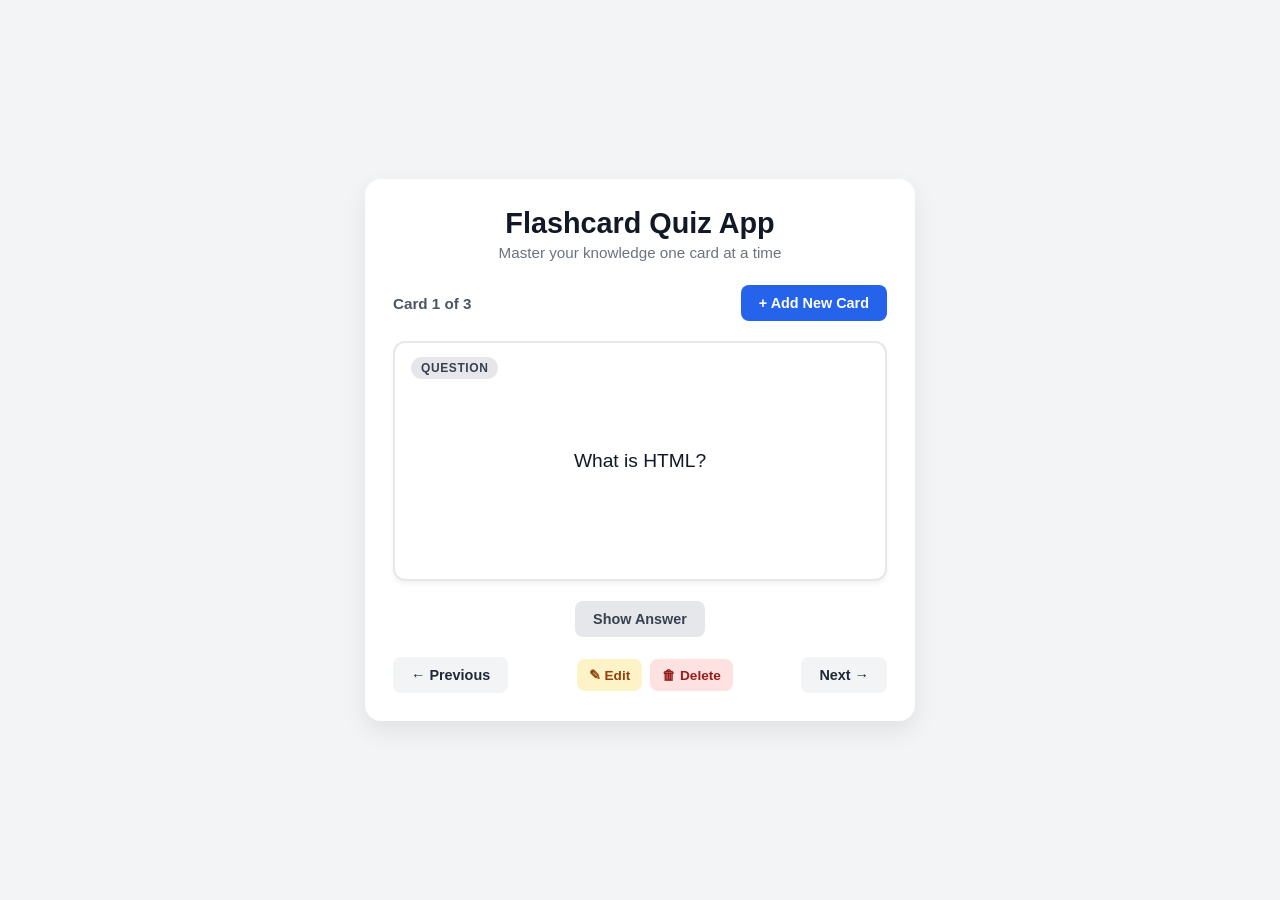
<file: App Development Tasks/Flashcard Quiz App-Task 1/index.html>
<!DOCTYPE html>
<html lang="en">
<head>
    <meta charset="UTF-8">
    <meta name="viewport" content="width=device-width, initial-scale=1.0">
    <title>Flashcard Quiz App</title>
    <link rel="stylesheet" href="styles.css">
</head>
<body>

    <div class="app-container">
        <header>
            <h1>Flashcard Quiz App</h1>
            <p>Master your knowledge one card at a time</p>
        </header>

        <!-- Progress and Controls Bar -->
        <div class="top-bar">
            <span id="card-counter">Card 1 of 0</span>
            <button id="add-card-btn" class="btn primary-btn">+ Add New Card</button>
        </div>

        <!-- Flashcard Container -->
        <div class="flashcard-wrapper">
            <div class="flashcard" id="flashcard">
                <div class="card-face card-front">
                    <span class="badge">Question</span>
                    <p id="card-question">No flashcards available. Click "+ Add New Card" to begin!</p>
                </div>
                <div class="card-face card-back">
                    <span class="badge answer-badge">Answer</span>
                    <p id="card-answer">Answer will appear here.</p>
                </div>
            </div>
        </div>

        <!-- Action Controls -->
        <div class="card-actions">
            <button id="flip-btn" class="btn secondary-btn">Show Answer</button>
        </div>

        <div class="navigation-controls">
            <button id="prev-btn" class="btn nav-btn">← Previous</button>
            <div class="card-management">
                <button id="edit-btn" class="btn icon-btn edit-btn" title="Edit Card">✎ Edit</button>
                <button id="delete-btn" class="btn icon-btn delete-btn" title="Delete Card">🗑 Delete</button>
            </div>
            <button id="next-btn" class="btn nav-btn">Next →</button>
        </div>
    </div>

    <!-- Modal for Adding/Editing Flashcard -->
    <div class="modal-overlay" id="modal-overlay">
        <div class="modal">
            <h2 id="modal-title">Add New Flashcard</h2>
            <form id="card-form">
                <div class="form-group">
                    <label for="question-input">Question / Front Text</label>
                    <textarea id="question-input" rows="3" placeholder="Enter the question..." required></textarea>
                </div>
                <div class="form-group">
                    <label for="answer-input">Answer / Back Text</label>
                    <textarea id="answer-input" rows="3" placeholder="Enter the answer..." required></textarea>
                </div>
                <div class="modal-actions">
                    <button type="button" id="cancel-btn" class="btn secondary-btn">Cancel</button>
                    <button type="submit" class="btn primary-btn">Save Card</button>
                </div>
            </form>
        </div>
    </div>
    
    <!-- JavaScript Script -->
    <script>
        // Default Cards Data
        let flashcards = [
            { id: 1, question: "What is HTML?", answer: "HTML stands for HyperText Markup Language. It structures web content." },
            { id: 2, question: "What is CSS?", answer: "CSS stands for Cascading Style Sheets. It controls presentation and layout." },
            { id: 3, question: "What does JS stand for?", answer: "JS stands for JavaScript, a dynamic language for web interactive logic." }
        ];

        let currentIndex = 0;
        let isFlipped = false;
        let editCardId = null;

        // DOM Elements
        const flashcard = document.getElementById("flashcard");
        const cardQuestion = document.getElementById("card-question");
        const cardAnswer = document.getElementById("card-answer");
        const cardCounter = document.getElementById("card-counter");
        const flipBtn = document.getElementById("flip-btn");
        const prevBtn = document.getElementById("prev-btn");
        const nextBtn = document.getElementById("next-btn");
        const addCardBtn = document.getElementById("add-card-btn");
        const editBtn = document.getElementById("edit-btn");
        const deleteBtn = document.getElementById("delete-btn");

        const modalOverlay = document.getElementById("modal-overlay");
        const cardForm = document.getElementById("card-form");
        const questionInput = document.getElementById("question-input");
        const answerInput = document.getElementById("answer-input");
        const modalTitle = document.getElementById("modal-title");
        const cancelBtn = document.getElementById("cancel-btn");

        // Render Current Card
        function renderCard() {
            isFlipped = false;
            flashcard.classList.remove("flipped");
            flipBtn.textContent = "Show Answer";

            if (flashcards.length === 0) {
                cardQuestion.textContent = "No flashcards left. Click '+ Add New Card' to create one!";
                cardAnswer.textContent = "";
                cardCounter.textContent = "0 of 0";
                editBtn.disabled = true;
                deleteBtn.disabled = true;
                prevBtn.disabled = true;
                nextBtn.disabled = true;
                flipBtn.disabled = true;
                return;
            }

            editBtn.disabled = false;
            deleteBtn.disabled = false;
            prevBtn.disabled = flashcards.length <= 1;
            nextBtn.disabled = flashcards.length <= 1;
            flipBtn.disabled = false;

            const card = flashcards[currentIndex];
            cardQuestion.textContent = card.question;
            cardAnswer.textContent = card.answer;
            cardCounter.textContent = `Card ${currentIndex + 1} of ${flashcards.length}`;
        }

        // Toggle Flip
        function toggleFlip() {
            if (flashcards.length === 0) return;
            isFlipped = !isFlipped;
            flashcard.classList.toggle("flipped", isFlipped);
            flipBtn.textContent = isFlipped ? "Hide Answer" : "Show Answer";
        }

        // Navigation
        prevBtn.addEventListener("click", () => {
            if (flashcards.length === 0) return;
            currentIndex = (currentIndex - 1 + flashcards.length) % flashcards.length;
            renderCard();
        });

        nextBtn.addEventListener("click", () => {
            if (flashcards.length === 0) return;
            currentIndex = (currentIndex + 1) % flashcards.length;
            renderCard();
        });

        flipBtn.addEventListener("click", toggleFlip);
        flashcard.addEventListener("click", toggleFlip);

        // Open Modal (Add Mode)
        addCardBtn.addEventListener("click", () => {
            editCardId = null;
            modalTitle.textContent = "Add New Flashcard";
            questionInput.value = "";
            answerInput.value = "";
            modalOverlay.classList.add("active");
        });

        // Open Modal (Edit Mode)
        editBtn.addEventListener("click", () => {
            if (flashcards.length === 0) return;
            editCardId = flashcards[currentIndex].id;
            modalTitle.textContent = "Edit Flashcard";
            questionInput.value = flashcards[currentIndex].question;
            answerInput.value = flashcards[currentIndex].answer;
            modalOverlay.classList.add("active");
        });

        // Close Modal
        cancelBtn.addEventListener("click", () => {
            modalOverlay.classList.remove("active");
        });

        // Handle Save
        cardForm.addEventListener("submit", (e) => {
            e.preventDefault();
            const qVal = questionInput.value.trim();
            const aVal = answerInput.value.trim();

            if (!qVal || !aVal) return;

            if (editCardId !== null) {
                // Edit mode
                const card = flashcards.find(c => c.id === editCardId);
                if (card) {
                    card.question = qVal;
                    card.answer = aVal;
                }
            } else {
                // Add mode
                const newCard = {
                    id: Date.now(),
                    question: qVal,
                    answer: aVal
                };
                flashcards.push(newCard);
                currentIndex = flashcards.length - 1;
            }

            modalOverlay.classList.remove("active");
            renderCard();
        });

        // Delete Card
        deleteBtn.addEventListener("click", () => {
            if (flashcards.length === 0) return;
            if (confirm("Are you sure you want to delete this flashcard?")) {
                flashcards.splice(currentIndex, 1);
                if (currentIndex >= flashcards.length && flashcards.length > 0) {
                    currentIndex = flashcards.length - 1;
                }
                renderCard();
            }
        });

        // Initial Initialization
        renderCard();
    </script>
</body>
</html>
</file>
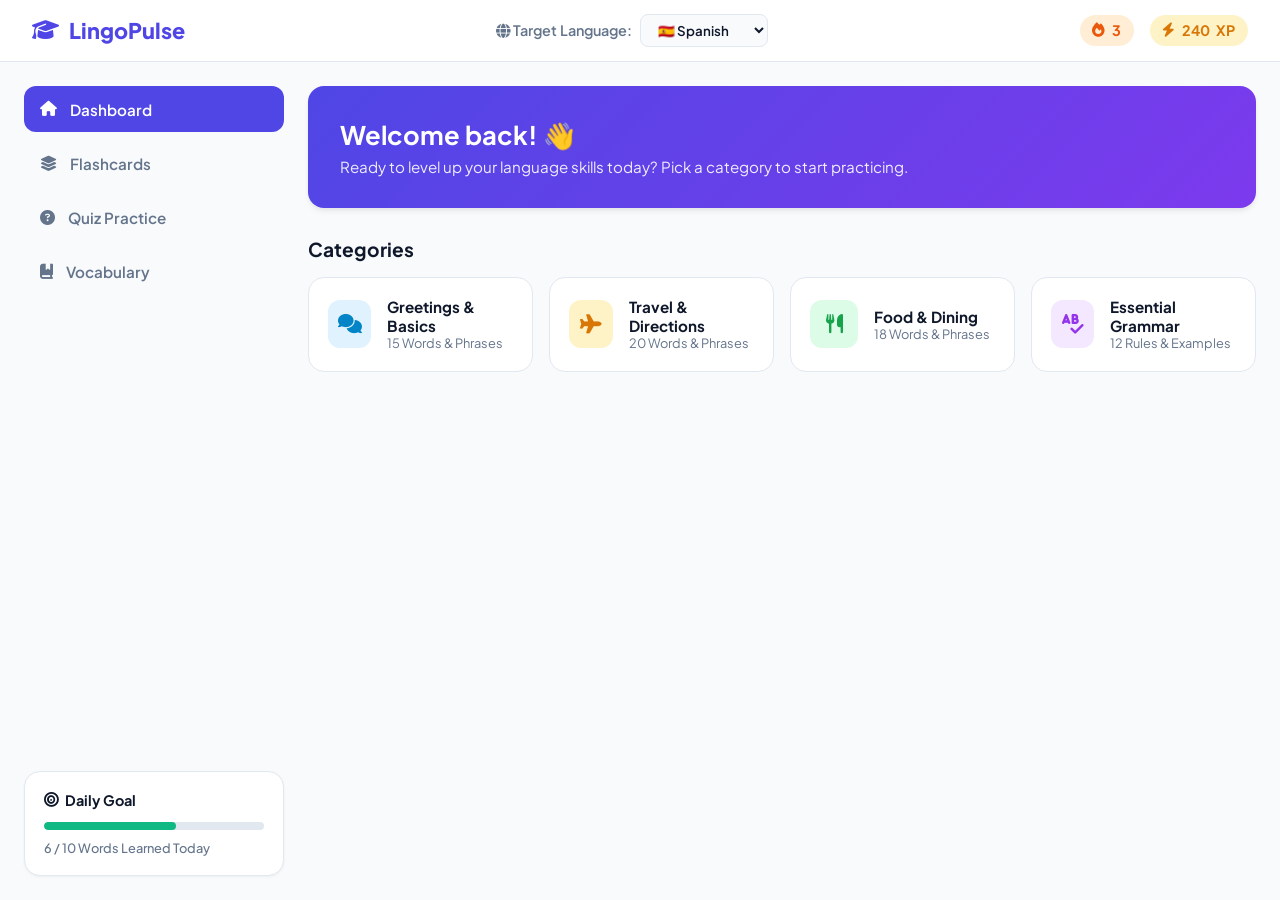
<file: App Development Tasks/Language Learning App-Task 4/index.html>
<!DOCTYPE html>
<html lang="en">
<head>
  <meta charset="UTF-8" />
  <meta name="viewport" content="width=device-width, initial-scale=1.0" />
  <title>LingoPulse - Language Learning App</title>
  <link rel="stylesheet" href="styles.css" />
  <!-- Font Awesome Icons -->
  <link rel="stylesheet" href="https://cdnjs.cloudflare.com/ajax/libs/font-awesome/6.4.0/css/all.min.css" />
  <!-- Google Fonts -->
  <link href="https://fonts.googleapis.com/css2?family=Plus+Jakarta+Sans:wght@400;500;600;700;800&display=swap" rel="stylesheet" />
</head>
<body>

  <!-- Top Navigation Bar -->
  <header class="navbar">
    <div class="logo">
      <i class="fa-solid fa-graduation-cap"></i>
      <span>LingoPulse</span>
    </div>

    <div class="lang-selector-wrapper">
      <label for="langSelect"><i class="fa-solid fa-globe"></i> Target Language:</label>
      <select id="langSelect" onchange="changeLanguage()">
        <option value="es">🇪🇸 Spanish</option>
        <option value="fr">🇫🇷 French</option>
        <option value="de">🇩🇪 German</option>
        <option value="ja">🇯🇵 Japanese</option>
        <option value="hi">🇮🇳 Hindi</option>
      </select>
    </div>

    <div class="stats-bar">
      <div class="stat-badge streak-badge" title="Daily Streak">
        <i class="fa-solid fa-fire"></i>
        <span id="streakCount">3</span>
      </div>
      <div class="stat-badge xp-badge" title="Total XP">
        <i class="fa-solid fa-bolt"></i>
        <span id="xpCount">240</span> XP
      </div>
    </div>
  </header>

  <!-- Main App Layout -->
  <div class="app-container">

    <!-- Sidebar Navigation -->
    <aside class="sidebar">
      <nav class="nav-menu">
        <button class="nav-btn active" onclick="switchTab('dashboard')">
          <i class="fa-solid fa-house"></i>
          <span>Dashboard</span>
        </button>
        <button class="nav-btn" onclick="switchTab('flashcards')">
          <i class="fa-solid fa-layer-group"></i>
          <span>Flashcards</span>
        </button>
        <button class="nav-btn" onclick="switchTab('quiz')">
          <i class="fa-solid fa-circle-question"></i>
          <span>Quiz Practice</span>
        </button>
        <button class="nav-btn" onclick="switchTab('dictionary')">
          <i class="fa-solid fa-book-bookmark"></i>
          <span>Vocabulary</span>
        </button>
      </nav>
      
      <div class="daily-goal-card">
        <h4><i class="fa-solid fa-bullseye"></i> Daily Goal</h4>
        <div class="progress-bar">
          <div class="progress-fill" id="dailyProgress" style="width: 60%;"></div>
        </div>
        <p><span id="wordsLearned">6</span> / 10 Words Learned Today</p>
      </div>
    </aside>

    <!-- Main Content Panels -->
    <main class="main-content">

      <!-- 1. DASHBOARD TAB -->
      <section id="dashboard" class="tab-panel active">
        <div class="welcome-card">
          <h2>Welcome back! 👋</h2>
          <p>Ready to level up your language skills today? Pick a category to start practicing.</p>
        </div>

        <h3 class="section-title">Categories</h3>
        <div class="category-grid">
          <div class="category-card" onclick="startCategory('greetings')">
            <div class="cat-icon" style="background-color: #E0F2FE; color: #0284C7;">
              <i class="fa-solid fa-comments"></i>
            </div>
            <div class="cat-info">
              <h4>Greetings & Basics</h4>
              <p>15 Words & Phrases</p>
            </div>
          </div>

          <div class="category-card" onclick="startCategory('travel')">
            <div class="cat-icon" style="background-color: #FEF3C7; color: #D97706;">
              <i class="fa-solid fa-plane"></i>
            </div>
            <div class="cat-info">
              <h4>Travel & Directions</h4>
              <p>20 Words & Phrases</p>
            </div>
          </div>

          <div class="category-card" onclick="startCategory('food')">
            <div class="cat-icon" style="background-color: #DCFCE7; color: #16A34A;">
              <i class="fa-solid fa-utensils"></i>
            </div>
            <div class="cat-info">
              <h4>Food & Dining</h4>
              <p>18 Words & Phrases</p>
            </div>
          </div>

          <div class="category-card" onclick="startCategory('grammar')">
            <div class="cat-icon" style="background-color: #F3E8FF; color: #9333EA;">
              <i class="fa-solid fa-spell-check"></i>
            </div>
            <div class="cat-info">
              <h4>Essential Grammar</h4>
              <p>12 Rules & Examples</p>
            </div>
          </div>
        </div>
      </section>

      <!-- 2. FLASHCARDS TAB -->
      <section id="flashcards" class="tab-panel">
        <div class="panel-header">
          <h3>Interactive Flashcards</h3>
          <p>Click on the card to flip and hear pronunciation.</p>
        </div>

        <div class="flashcard-container">
          <div class="flashcard" id="flashcard" onclick="flipCard()">
            <div class="card-inner">
              <div class="card-front">
                <span class="card-category">Greetings</span>
                <h2 id="cardWord">Hola</h2>
                <button class="audio-btn" onclick="speakCurrentWord(event)">
                  <i class="fa-solid fa-volume-high"></i>
                </button>
                <p class="hint">Click to reveal translation</p>
              </div>
              <div class="card-back">
                <span class="card-category">Translation</span>
                <h2 id="cardTranslation">Hello</h2>
                <p id="cardExample">"¡Hola! ¿Cómo estás?"</p>
              </div>
            </div>
          </div>
        </div>

        <div class="flashcard-controls">
          <button class="control-btn" onclick="prevCard()"><i class="fa-solid fa-arrow-left"></i> Previous</button>
          <span id="cardCounter">1 / 5</span>
          <button class="control-btn primary" onclick="nextCard()">Next <i class="fa-solid fa-arrow-right"></i></button>
        </div>
      </section>

      <!-- 3. QUIZ PRACTICE TAB -->
      <section id="quiz" class="tab-panel">
        <div class="quiz-card">
          <div class="quiz-header">
            <span class="quiz-badge">Multiple Choice</span>
            <span class="quiz-score">Score: <strong id="scoreVal">0</strong></span>
          </div>

          <h3 id="quizQuestion">What is the translation for "Hola"?</h3>

          <div class="quiz-options" id="quizOptions">
            <button class="option-btn" onclick="checkAnswer(this, false)">Goodbye</button>
            <button class="option-btn" onclick="checkAnswer(this, true)">Hello</button>
            <button class="option-btn" onclick="checkAnswer(this, false)">Thank you</button>
            <button class="option-btn" onclick="checkAnswer(this, false)">Please</button>
          </div>

          <div class="quiz-footer">
            <button class="control-btn primary" id="nextQuizBtn" onclick="nextQuizQuestion()" style="display:none;">Next Question <i class="fa-solid fa-arrow-right"></i></button>
          </div>
        </div>
      </section>

      <!-- 4. VOCABULARY TAB -->
      <section id="dictionary" class="tab-panel">
        <div class="panel-header">
          <h3>Saved Vocabulary</h3>
          <p>Review key terms and practice pronunciation anytime.</p>
        </div>

        <div class="vocab-table-wrapper">
          <table class="vocab-table">
            <thead>
              <tr>
                <th>Word / Phrase</th>
                <th>Translation</th>
                <th>Category</th>
                <th>Listen</th>
              </tr>
            </thead>
            <tbody id="vocabList">
              <tr>
                <td><strong>Hola</strong></td>
                <td>Hello</td>
                <td><span class="tag">Greetings</span></td>
                <td><button class="icon-btn" onclick="speakText('Hola', 'es')"><i class="fa-solid fa-volume-high"></i></button></td>
              </tr>
              <tr>
                <td><strong>Gracias</strong></td>
                <td>Thank you</td>
                <td><span class="tag">Greetings</span></td>
                <td><button class="icon-btn" onclick="speakText('Gracias', 'es')"><i class="fa-solid fa-volume-high"></i></button></td>
              </tr>
              <tr>
                <td><strong>Por favor</strong></td>
                <td>Please</td>
                <td><span class="tag">Basics</span></td>
                <td><button class="icon-btn" onclick="speakText('Por favor', 'es')"><i class="fa-solid fa-volume-high"></i></button></td>
              </tr>
              <tr>
                <td><strong>¿Dónde está...?</strong></td>
                <td>Where is...?</td>
                <td><span class="tag">Travel</span></td>
                <td><button class="icon-btn" onclick="speakText('Dónde está', 'es')"><i class="fa-solid fa-volume-high"></i></button></td>
              </tr>
            </tbody>
          </table>
        </div>
      </section>

    </main>
  </div>

  <script src="script.js"></script>
</body>
</html>
</file>
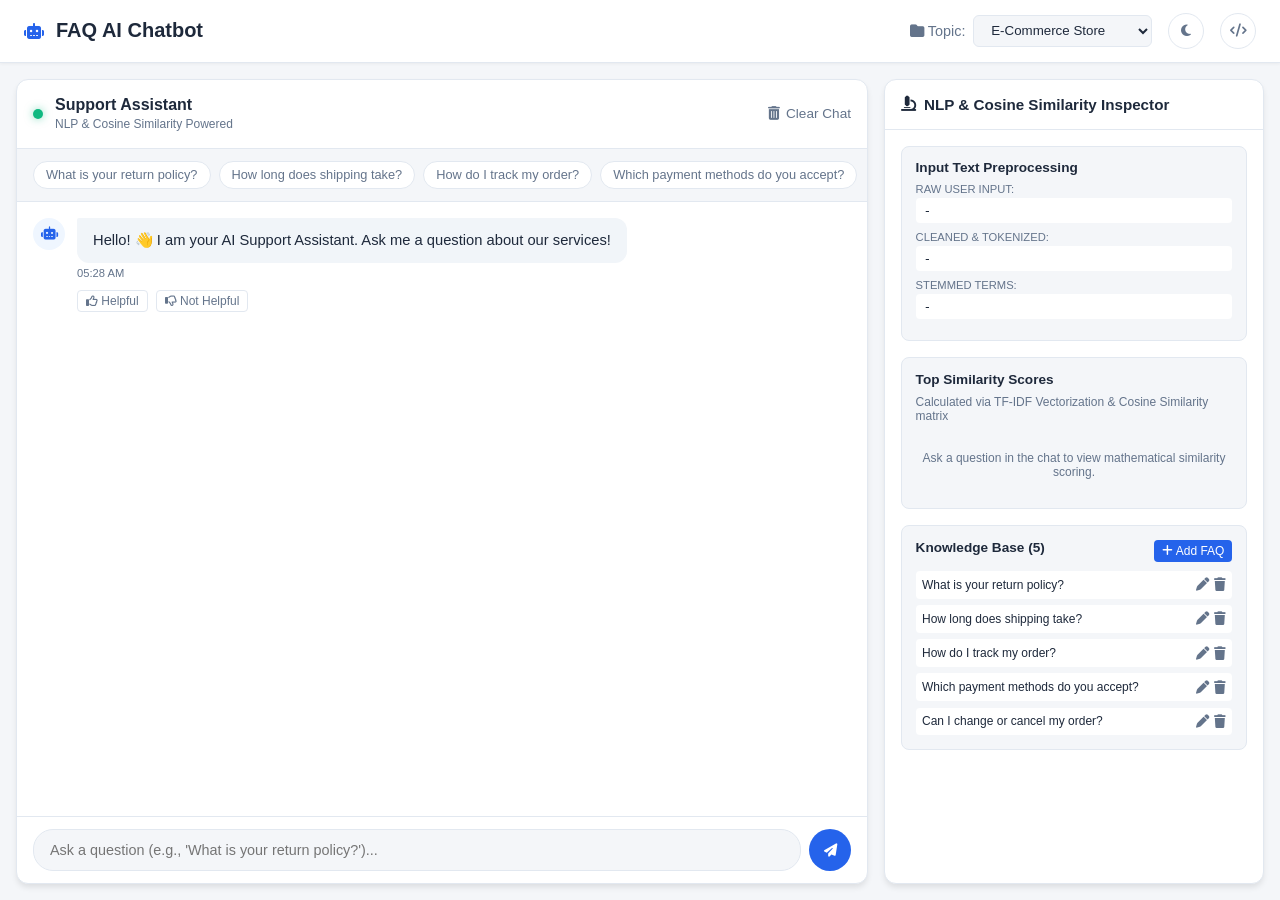
<file: Artificial Intelligence Tasks/Chatbot for FAQs-Task 2/index.html>
<!DOCTYPE html>
<html lang="en">
<head>
  <meta charset="UTF-8">
  <meta name="viewport" content="width=device-width, initial-scale=1.0">
  <title>Smart FAQ Assistant</title>
  
  <!-- Font Awesome Icons -->
  <link rel="stylesheet" href="https://cdnjs.cloudflare.com/ajax/libs/font-awesome/6.4.0/css/all.min.css">
  <!-- Custom Stylesheet -->
  <link rel="stylesheet" href="styles.css">
</head>
<body>

  <!-- Top Navigation Header -->
  <header class="app-header">
    <div class="logo">
      <i class="fa-solid fa-robot"></i>
      <h2>FAQ AI Chatbot</h2>
    </div>

    <div class="header-controls">
      <div class="topic-selector">
        <label for="faqCategory"><i class="fa-solid fa-folder"></i> Topic:</label>
        <select id="faqCategory">
          <option value="ecommerce">E-Commerce Store</option>
          <option value="saas">SaaS Tech Platform</option>
          <option value="university">University Admissions</option>
        </select>
      </div>

      <button id="themeToggleBtn" class="icon-btn" title="Toggle Dark/Light Mode">
        <i class="fa-solid fa-moon"></i>
      </button>

      <button id="toggleDebugBtn" class="icon-btn" title="Toggle Vector & NLP Inspector">
        <i class="fa-solid fa-code"></i>
      </button>
    </div>
  </header>

  <!-- Main Container -->
  <main class="main-container">

    <!-- Left / Top: Chat Interface -->
    <section class="chat-section">
      <div class="chat-header">
        <div class="bot-info">
          <div class="status-indicator online"></div>
          <div>
            <h3>Support Assistant</h3>
            <span class="status-text">NLP & Cosine Similarity Powered</span>
          </div>
        </div>
        <button id="clearChatBtn" class="text-btn">
          <i class="fa-solid fa-trash-can"></i> Clear Chat
        </button>
      </div>

      <!-- Quick Suggestion Chips -->
      <div class="suggestion-chips" id="suggestionChips">
        <!-- Dynamically injected chips -->
      </div>

      <!-- Messages Window -->
      <div class="chat-messages" id="chatMessages">
        <!-- Chat bubbles populated dynamically -->
      </div>

      <!-- Input Bar -->
      <form id="chatForm" class="chat-input-area">
        <input 
          type="text" 
          id="userInput" 
          placeholder="Ask a question (e.g., 'What is your return policy?')..." 
          autocomplete="off"
          required
        />
        <button type="submit" id="sendBtn">
          <i class="fa-solid fa-paper-plane"></i>
        </button>
      </form>
    </section>

    <!-- Right / Bottom: NLP & Similarity Inspector -->
    <aside class="inspector-section" id="inspectorSection">
      <div class="inspector-header">
        <h3><i class="fa-solid fa-microscope"></i> NLP & Cosine Similarity Inspector</h3>
      </div>

      <div class="inspector-content">
        <!-- Tokenization & Cleaning breakdown -->
        <div class="inspect-card">
          <h4>Input Text Preprocessing</h4>
          <div class="inspect-item">
            <span class="label">Raw User Input:</span>
            <span class="value highlight" id="inspectRawText">-</span>
          </div>
          <div class="inspect-item">
            <span class="label">Cleaned & Tokenized:</span>
            <span class="value" id="inspectTokens">-</span>
          </div>
          <div class="inspect-item">
            <span class="label">Stemmed Terms:</span>
            <span class="value" id="inspectStemmed">-</span>
          </div>
        </div>

        <!-- Similarity Ranking Results -->
        <div class="inspect-card">
          <h4>Top Similarity Scores</h4>
          <p class="inspect-desc">Calculated via TF-IDF Vectorization & Cosine Similarity matrix</p>
          
          <div class="similarity-list" id="similarityList">
            <div class="empty-state">Ask a question in the chat to view mathematical similarity scoring.</div>
          </div>
        </div>

        <!-- Dynamic FAQ Knowledge Base Inspector -->
        <div class="inspect-card">
          <div class="kb-header">
            <h4>Knowledge Base (<span id="faqCount">0</span>)</h4>
            <button id="openFaqModalBtn" class="sm-btn">
              <i class="fa-solid fa-plus"></i> Add FAQ
            </button>
          </div>
          <div class="faq-list-mini" id="faqListMini">
            <!-- FAQ items injected via JS -->
          </div>
        </div>
      </div>
    </aside>

  </main>

  <!-- Modal: Add / Edit FAQ Item -->
  <div class="modal-overlay" id="faqModal">
    <div class="modal-content">
      <div class="modal-header">
        <h3 id="modalTitle">Add New FAQ Item</h3>
        <button id="closeModalBtn" class="close-btn">&times;</button>
      </div>
      <form id="faqForm">
        <div class="form-group">
          <label for="faqQuestion">Question:</label>
          <input type="text" id="faqQuestion" placeholder="e.g., How do I track my order?" required />
        </div>
        <div class="form-group">
          <label for="faqAnswer">Answer:</label>
          <textarea id="faqAnswer" rows="4" placeholder="Provide the detailed answer..." required></textarea>
        </div>
        <div class="modal-footer">
          <button type="button" id="cancelModalBtn" class="btn-secondary">Cancel</button>
          <button type="submit" class="btn-primary">Save FAQ</button>
        </div>
      </form>
    </div>
  </div>

  <!-- JavaScript Code -->
  <script src="script.js"></script>
</body>
</html>
</file>
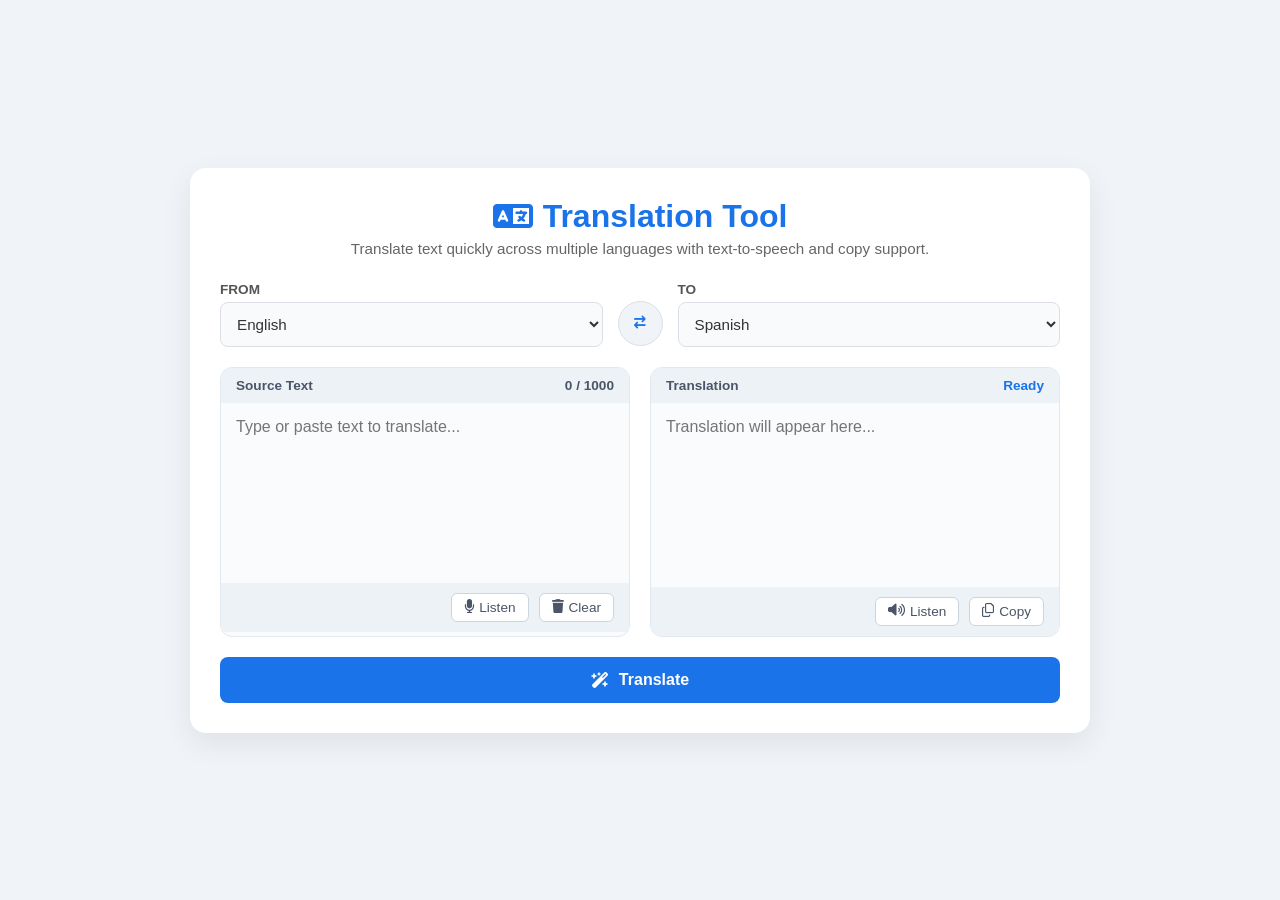
<file: Artificial Intelligence Tasks/Language Transition Tool-Task 1/index.html>
<!DOCTYPE html>
<html lang="en">
<head>
  <meta charset="UTF-8">
  <meta name="viewport" content="width=device-width, initial-scale=1.0">
  <title>Language Translation Tool</title>
  
  <!-- FontAwesome for Icons -->
  <link rel="stylesheet" href="https://cdnjs.cloudflare.com/ajax/libs/font-awesome/6.4.0/css/all.min.css">
  
  <!-- Custom Stylesheet -->
  <link rel="stylesheet" href="style.css">
</head>
<body>

  <div class="container">
    <header class="app-header">
      <h1><i class="fa-solid fa-language"></i> Translation Tool</h1>
      <p>Translate text quickly across multiple languages with text-to-speech and copy support.</p>
    </header>

    <!-- Language Selector Controls -->
    <div class="controls">
      <div class="select-group">
        <label for="source-lang">From</label>
        <select id="source-lang">
          <option value="autodetect">Auto Detect</option>
          <option value="en" selected>English</option>
          <option value="es">Spanish</option>
          <option value="fr">French</option>
          <option value="de">German</option>
          <option value="it">Italian</option>
          <option value="pt">Portuguese</option>
          <option value="hi">Hindi</option>
          <option value="zh">Chinese</option>
          <option value="ja">Japanese</option>
          <option value="ar">Arabic</option>
          <option value="ru">Russian</option>
        </select>
      </div>

      <button id="swap-btn" class="icon-btn" title="Swap Languages">
        <i class="fa-solid fa-arrow-right-arrow-left"></i>
      </button>

      <div class="select-group">
        <label for="target-lang">To</label>
        <select id="target-lang">
          <option value="es" selected>Spanish</option>
          <option value="en">English</option>
          <option value="fr">French</option>
          <option value="de">German</option>
          <option value="it">Italian</option>
          <option value="pt">Portuguese</option>
          <option value="hi">Hindi</option>
          <option value="zh">Chinese</option>
          <option value="ja">Japanese</option>
          <option value="ar">Arabic</option>
          <option value="ru">Russian</option>
        </select>
      </div>
    </div>

    <!-- Translation Panels -->
    <div class="translation-wrapper">
      <!-- Input Panel -->
      <div class="panel">
        <div class="panel-header">
          <span>Source Text</span>
          <span id="char-count">0 / 1000</span>
        </div>
        <textarea id="source-text" maxlength="1000" placeholder="Type or paste text to translate..."></textarea>
        <div class="panel-actions">
          <button id="mic-btn" class="action-btn" title="Speech Input">
            <i class="fa-solid fa-microphone"></i> Listen
          </button>
          <button id="clear-btn" class="action-btn" title="Clear Input">
            <i class="fa-solid fa-trash"></i> Clear
          </button>
        </div>
      </div>

      <!-- Output Panel -->
      <div class="panel">
        <div class="panel-header">
          <span>Translation</span>
          <span id="status-tag" class="status-tag">Ready</span>
        </div>
        <div class="output-container">
          <textarea id="target-text" readonly placeholder="Translation will appear here..."></textarea>
          <div id="loader" class="loader hidden"></div>
        </div>
        <div class="panel-actions">
          <button id="speak-btn" class="action-btn" title="Text to Speech">
            <i class="fa-solid fa-volume-high"></i> Listen
          </button>
          <button id="copy-btn" class="action-btn" title="Copy to Clipboard">
            <i class="fa-regular fa-copy"></i> Copy
          </button>
        </div>
      </div>
    </div>

    <!-- Submit Button -->
    <button id="translate-btn" class="translate-btn">
      <i class="fa-solid fa-wand-magic-sparkles"></i> Translate
    </button>
  </div>

  <!-- Notification Toast -->
  <div id="toast" class="toast hidden">Copied to clipboard!</div>

  <!-- JavaScript -->
  <script src="script.js"></script>
</body>
</html>
</file>
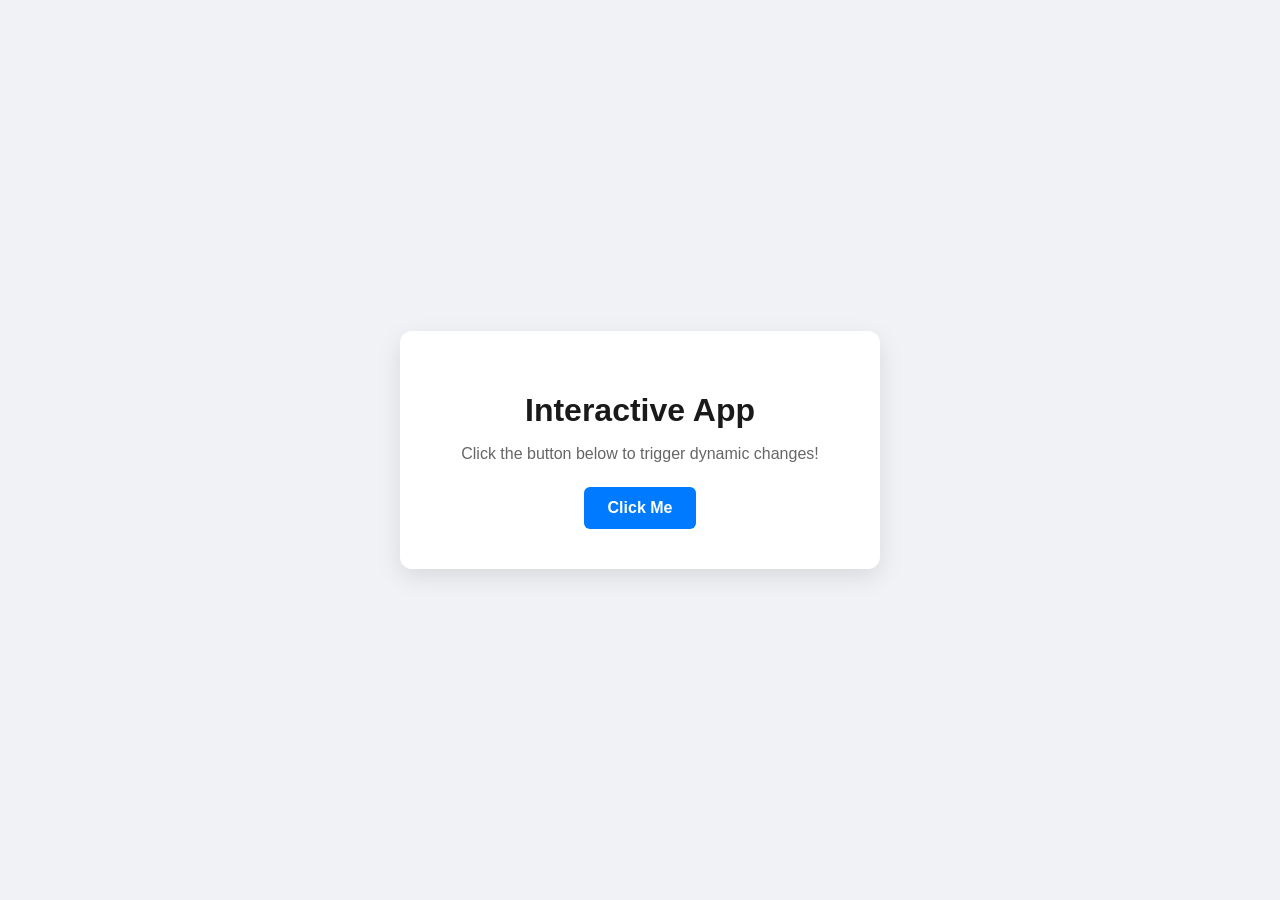
<file: Artificial Intelligence Tasks/Object Detection and Tracking-Task 4/index.html>
<!DOCTYPE html>
<html lang="en">
<head>
    <meta charset="UTF-8">
    <meta name="viewport" content="width=device-width, initial-scale=1.0">
    <title>Modern Web App</title>
    <!-- Linking external CSS -->
    <link rel="stylesheet" href="style.css">
</head>
<body>

    <div class="card">
        <h1 id="title">Interactive App</h1>
        <p>Click the button below to trigger dynamic changes!</p>
        
        <button id="actionBtn">Click Me</button>
        
        <div id="statusMessage" class="hidden">
            🎉 Action triggered successfully!
        </div>
    </div>

    <!-- Linking external JavaScript -->
    <script src="script.js"></script>
</body>
</html>
</file>
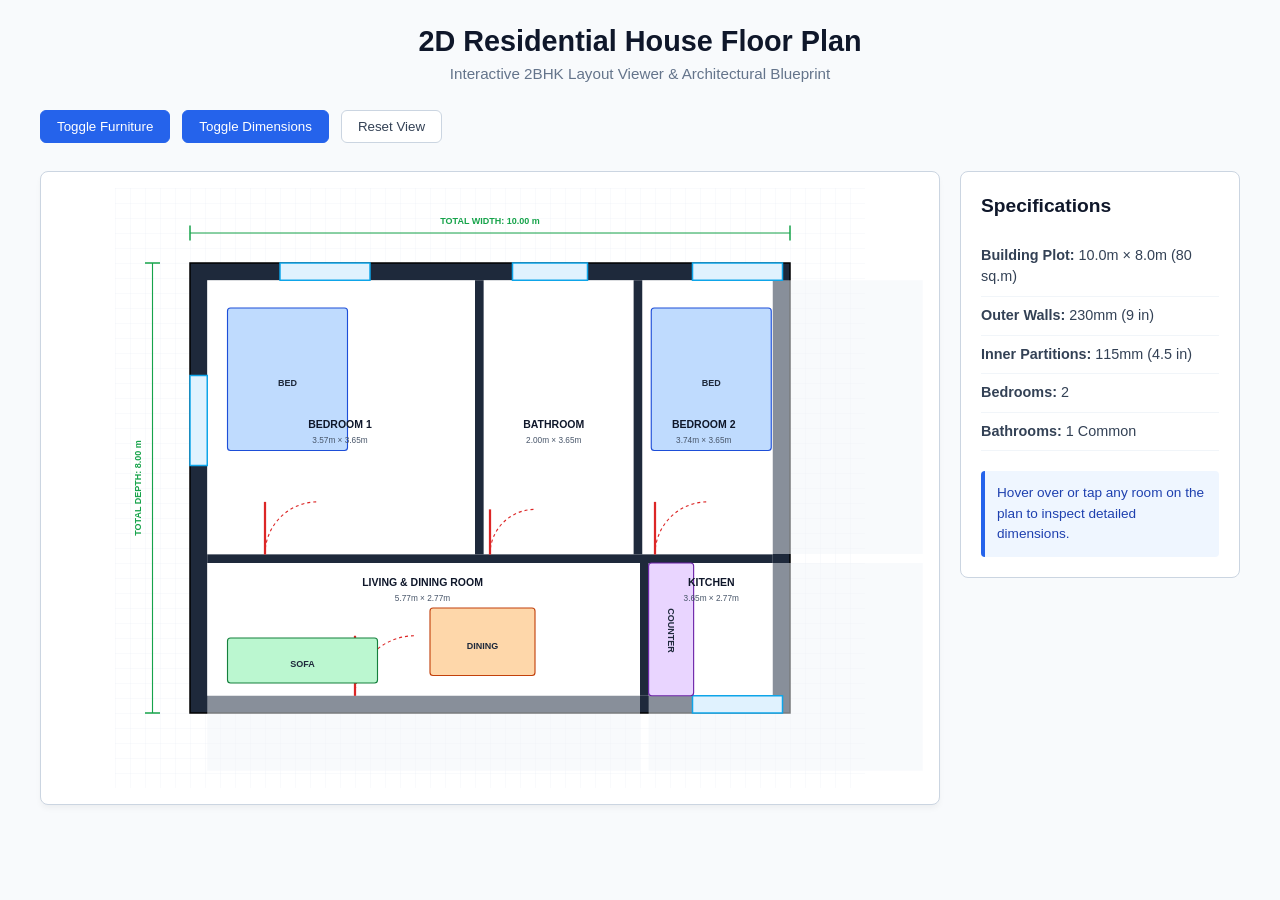
<file: AutoCAD Tasks/2D Drafting-Floor Plan-Task 1/index.html>
<!DOCTYPE html>
<html lang="en">
<head>
  <meta charset="UTF-8" />
  <meta name="viewport" content="width=device-width, initial-scale=1.0" />
  <title>2D Floor Plan - Residential House (2BHK)</title>
  <link rel="stylesheet" href="styles.css" />
</head>
<body>
  <div class="app-container">
    <header class="header">
      <h1>2D Residential House Floor Plan</h1>
      <p class="subtitle">Interactive 2BHK Layout Viewer & Architectural Blueprint</p>
    </header>

    <main class="main-content">
      <section class="controls-bar">
        <button id="toggleFurnitureBtn" class="btn active">Toggle Furniture</button>
        <button id="toggleDimensionsBtn" class="btn active">Toggle Dimensions</button>
        <button id="resetZoomBtn" class="btn secondary">Reset View</button>
      </section>

      <section class="blueprint-card">
        <div class="canvas-wrapper" id="canvasWrapper">
          <svg id="floorPlanSvg" viewBox="0 0 1000 800" xmlns="http://www.w3.org/2000/svg">
            <defs>
              <pattern id="grid" width="20" height="20" patternUnits="userSpaceOnUse">
                <path d="M 20 0 L 0 0 0 20" fill="none" stroke="#e2e8f0" stroke-width="0.5" />
              </pattern>
            </defs>

            <!-- Background Grid -->
            <rect width="1000" height="800" fill="url(#grid)" />

            <!-- Outer Wall Shadow/Fill -->
            <rect x="100" y="100" width="800" height="600" class="outer-wall" />

            <!-- Rooms (Background Colors for clarity) -->
            <g id="roomsGroup">
              <rect x="123" y="123" width="357" height="365" class="room-bg" data-room="Bedroom 1" data-size="3.57m x 3.65m" />
              <rect x="491.5" y="123" width="200" height="365" class="room-bg" data-room="Common Bathroom" data-size="2.00m x 3.65m" />
              <rect x="703" y="123" width="374" height="365" class="room-bg" data-room="Bedroom 2" data-size="3.74m x 3.65m" />
              <rect x="123" y="500" width="577" height="277" class="room-bg" data-room="Living & Dining" data-size="5.77m x 2.77m" />
              <rect x="711.5" y="500" width="365.5" height="277" class="room-bg" data-room="Kitchen" data-size="3.65m x 2.77m" />
            </g>

            <!-- Internal Walls -->
            <g class="walls-group">
              <!-- Inner Cavity Cutout -->
              <rect x="123" y="123" width="754" height="554" fill="#ffffff" />
              
              <!-- Horizontal Main Divider Wall -->
              <rect x="123" y="488.5" width="754" height="11.5" class="wall-inner" />
              
              <!-- Vertical Partition Walls Top -->
              <rect x="480" y="123" width="11.5" height="365.5" class="wall-inner" />
              <rect x="691.5" y="123" width="11.5" height="365.5" class="wall-inner" />
              
              <!-- Vertical Partition Wall Bottom -->
              <rect x="700" y="500" width="11.5" height="177" class="wall-inner" />
            </g>

            <!-- Windows (Blue Openings) -->
            <g class="windows-group">
              <rect x="220" y="100" width="120" height="23" class="window" />
              <rect x="530" y="100" width="100" height="23" class="window" />
              <rect x="770" y="100" width="120" height="23" class="window" />
              <rect x="770" y="677" width="120" height="23" class="window" />
              <rect x="100" y="250" width="23" height="120" class="window" />
            </g>

            <!-- Doors and Swing Paths (Red Lines) -->
            <g class="doors-group">
              <!-- Main Entrance Door -->
              <path d="M 320 677 A 80 80 0 0 1 400 597" class="door-swing" />
              <line x1="320" y1="677" x2="320" y2="597" class="door-leaf" />

              <!-- Bed 1 Door -->
              <path d="M 200 488.5 A 70 70 0 0 1 270 418.5" class="door-swing" />
              <line x1="200" y1="488.5" x2="200" y2="418.5" class="door-leaf" />

              <!-- Bathroom Door -->
              <path d="M 500 488.5 A 60 60 0 0 1 560 428.5" class="door-swing" />
              <line x1="500" y1="488.5" x2="500" y2="428.5" class="door-leaf" />

              <!-- Bed 2 Door -->
              <path d="M 720 488.5 A 70 70 0 0 1 790 418.5" class="door-swing" />
              <line x1="720" y1="488.5" x2="720" y2="418.5" class="door-leaf" />
            </g>

            <!-- Furniture Layout -->
            <g id="furnitureGroup">
              <!-- Bedroom 1 Bed -->
              <rect x="150" y="160" width="160" height="190" class="furniture bed" />
              <text x="230" y="260" class="furniture-text">BED</text>

              <!-- Bedroom 2 Bed -->
              <rect x="715" y="160" width="160" height="190" class="furniture bed" />
              <text x="795" y="260" class="furniture-text">BED</text>

              <!-- Living Room Sofa -->
              <rect x="150" y="600" width="200" height="60" class="furniture sofa" />
              <text x="250" y="635" class="furniture-text">SOFA</text>

              <!-- Dining Table -->
              <rect x="420" y="560" width="140" height="90" class="furniture dining" />
              <text x="490" y="610" class="furniture-text">DINING</text>

              <!-- Kitchen Counter -->
              <rect x="711.5" y="500" width="60" height="177" class="furniture kitchen-counter" />
              <text x="741.5" y="590" class="furniture-text vertical">COUNTER</text>
            </g>

            <!-- Room Titles & Labels -->
            <g class="labels-group">
              <text x="300" y="320" class="room-title">BEDROOM 1</text>
              <text x="300" y="340" class="room-sub">3.57m × 3.65m</text>

              <text x="585" y="320" class="room-title">BATHROOM</text>
              <text x="585" y="340" class="room-sub">2.00m × 3.65m</text>

              <text x="785" y="320" class="room-title">BEDROOM 2</text>
              <text x="785" y="340" class="room-sub">3.74m × 3.65m</text>

              <text x="410" y="530" class="room-title">LIVING & DINING ROOM</text>
              <text x="410" y="550" class="room-sub">5.77m × 2.77m</text>

              <text x="795" y="530" class="room-title">KITCHEN</text>
              <text x="795" y="550" class="room-sub">3.65m × 2.77m</text>
            </g>

            <!-- Dimension Annotations -->
            <g id="dimensionsGroup" class="dimensions-group">
              <!-- Horizontal Dimension Line -->
              <line x1="100" y1="60" x2="900" y2="60" class="dim-line" />
              <line x1="100" y1="50" x2="100" y2="70" class="dim-tick" />
              <line x1="900" y1="50" x2="900" y2="70" class="dim-tick" />
              <text x="500" y="48" class="dim-text">TOTAL WIDTH: 10.00 m</text>

              <!-- Vertical Dimension Line -->
              <line x1="50" y1="100" x2="50" y2="700" class="dim-line" />
              <line x1="40" y1="100" x2="60" y2="100" class="dim-tick" />
              <line x1="40" y1="700" x2="60" y2="700" class="dim-tick" />
              <text x="35" y="400" class="dim-text vertical">TOTAL DEPTH: 8.00 m</text>
            </g>
          </svg>
        </div>
      </section>

      <!-- Details Sidebar/Card -->
      <aside class="sidebar">
        <h2>Specifications</h2>
        <div class="spec-item">
          <strong>Building Plot:</strong> 10.0m × 8.0m (80 sq.m)
        </div>
        <div class="spec-item">
          <strong>Outer Walls:</strong> 230mm (9 in)
        </div>
        <div class="spec-item">
          <strong>Inner Partitions:</strong> 115mm (4.5 in)
        </div>
        <div class="spec-item">
          <strong>Bedrooms:</strong> 2
        </div>
        <div class="spec-item">
          <strong>Bathrooms:</strong> 1 Common
        </div>

        <div id="infoBox" class="info-box">
          <p>Hover over or tap any room on the plan to inspect detailed dimensions.</p>
        </div>
      </aside>
    </main>
  </div>

  <script src="script.js"></script>
</body>
</html>
</file>
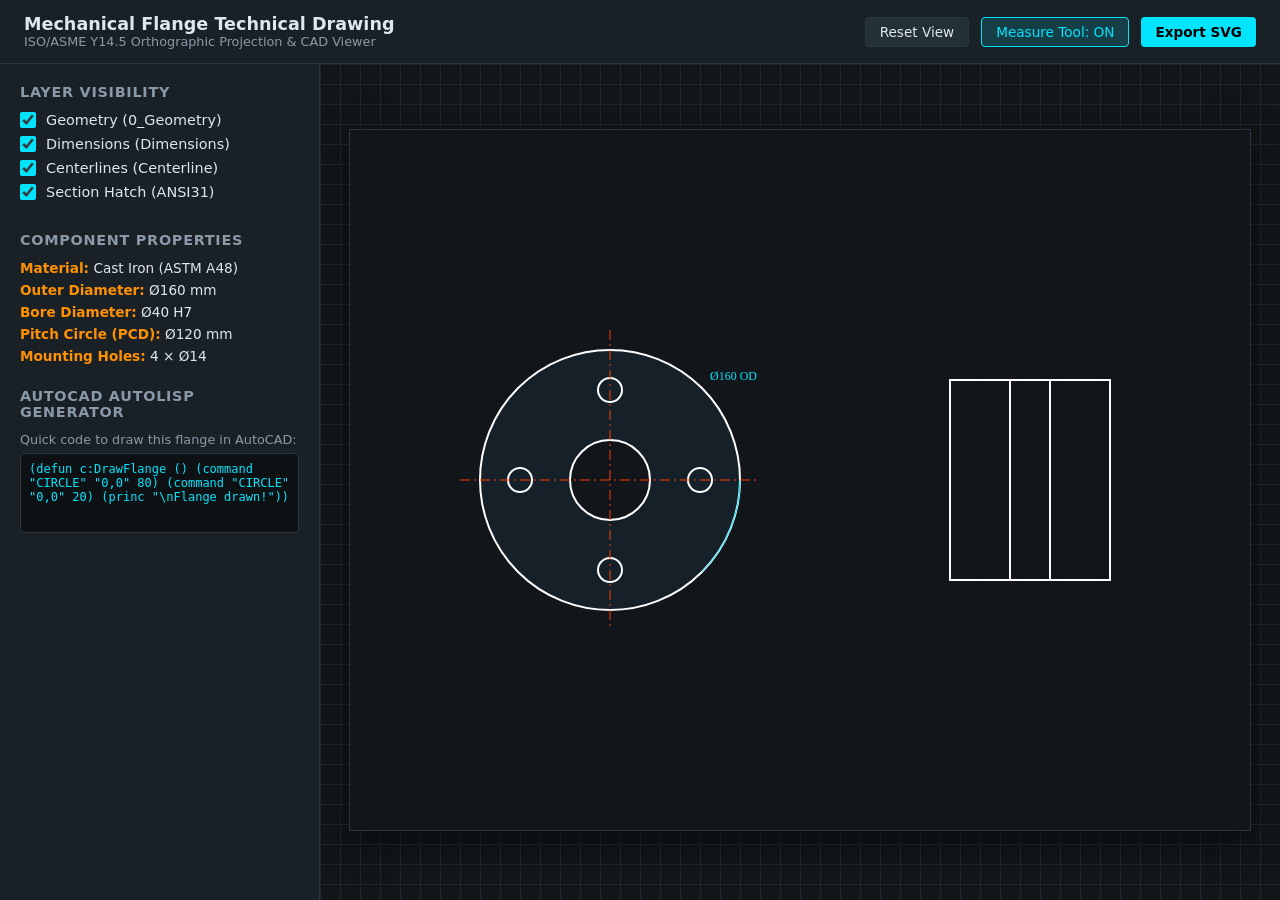
<file: AutoCAD Tasks/Mechanical Drawing-Machine Part-Task 2/index.html>
<!DOCTYPE html>
<html lang="en">
<head>
    <meta charset="UTF-8">
    <meta name="viewport" content="width=device-width, initial-scale=1.0">
    <title>Mechanical Flange - 2D Technical Drawing Viewer</title>
    <link rel="stylesheet" href="styles.css">
</head>
<body>
    <header class="app-header">
        <div class="title-group">
            <h1>Mechanical Flange Technical Drawing</h1>
            <p>ISO/ASME Y14.5 Orthographic Projection & CAD Viewer</p>
        </div>
        <div class="toolbar">
            <button id="btn-reset" class="btn">Reset View</button>
            <button id="btn-measure" class="btn active">Measure Tool: ON</button>
            <button id="btn-export-svg" class="btn primary">Export SVG</button>
        </div>
    </header>

    <main class="workspace">
        <!-- Sidebar Controls -->
        <aside class="sidebar">
            <section class="control-panel">
                <h3>Layer Visibility</h3>
                <label class="checkbox-label"><input type="checkbox" id="layer-geom" checked> Geometry (0_Geometry)</label>
                <label class="checkbox-label"><input type="checkbox" id="layer-dims" checked> Dimensions (Dimensions)</label>
                <label class="checkbox-label"><input type="checkbox" id="layer-center" checked> Centerlines (Centerline)</label>
                <label class="checkbox-label"><input type="checkbox" id="layer-hatch" checked> Section Hatch (ANSI31)</label>
            </section>

            <section class="control-panel">
                <h3>Component Properties</h3>
                <ul class="spec-list">
                    <li><strong>Material:</strong> Cast Iron (ASTM A48)</li>
                    <li><strong>Outer Diameter:</strong> Ø160 mm</li>
                    <li><strong>Bore Diameter:</strong> Ø40 H7</li>
                    <li><strong>Pitch Circle (PCD):</strong> Ø120 mm</li>
                    <li><strong>Mounting Holes:</strong> 4 × Ø14</li>
                </ul>
            </section>

            <section class="control-panel">
                <h3>AutoCAD AutoLISP Generator</h3>
                <p class="small-text">Quick code to draw this flange in AutoCAD:</p>
                <textarea readonly class="code-box">(defun c:DrawFlange () (command "CIRCLE" "0,0" 80) (command "CIRCLE" "0,0" 20) (princ "\nFlange drawn!"))</textarea>
            </section>
        </aside>

        <!-- Main CAD Canvas Viewport -->
        <section class="canvas-viewport">
            <div class="cad-grid-bg">
                <canvas id="cadCanvas" width="900" height="700"></canvas>
            </div>
            <div id="measure-tooltip" class="tooltip hidden">Click two points to measure</div>
        </section>
    </main>

    <script src="script.js"></script>
</body>
</html>
</file>
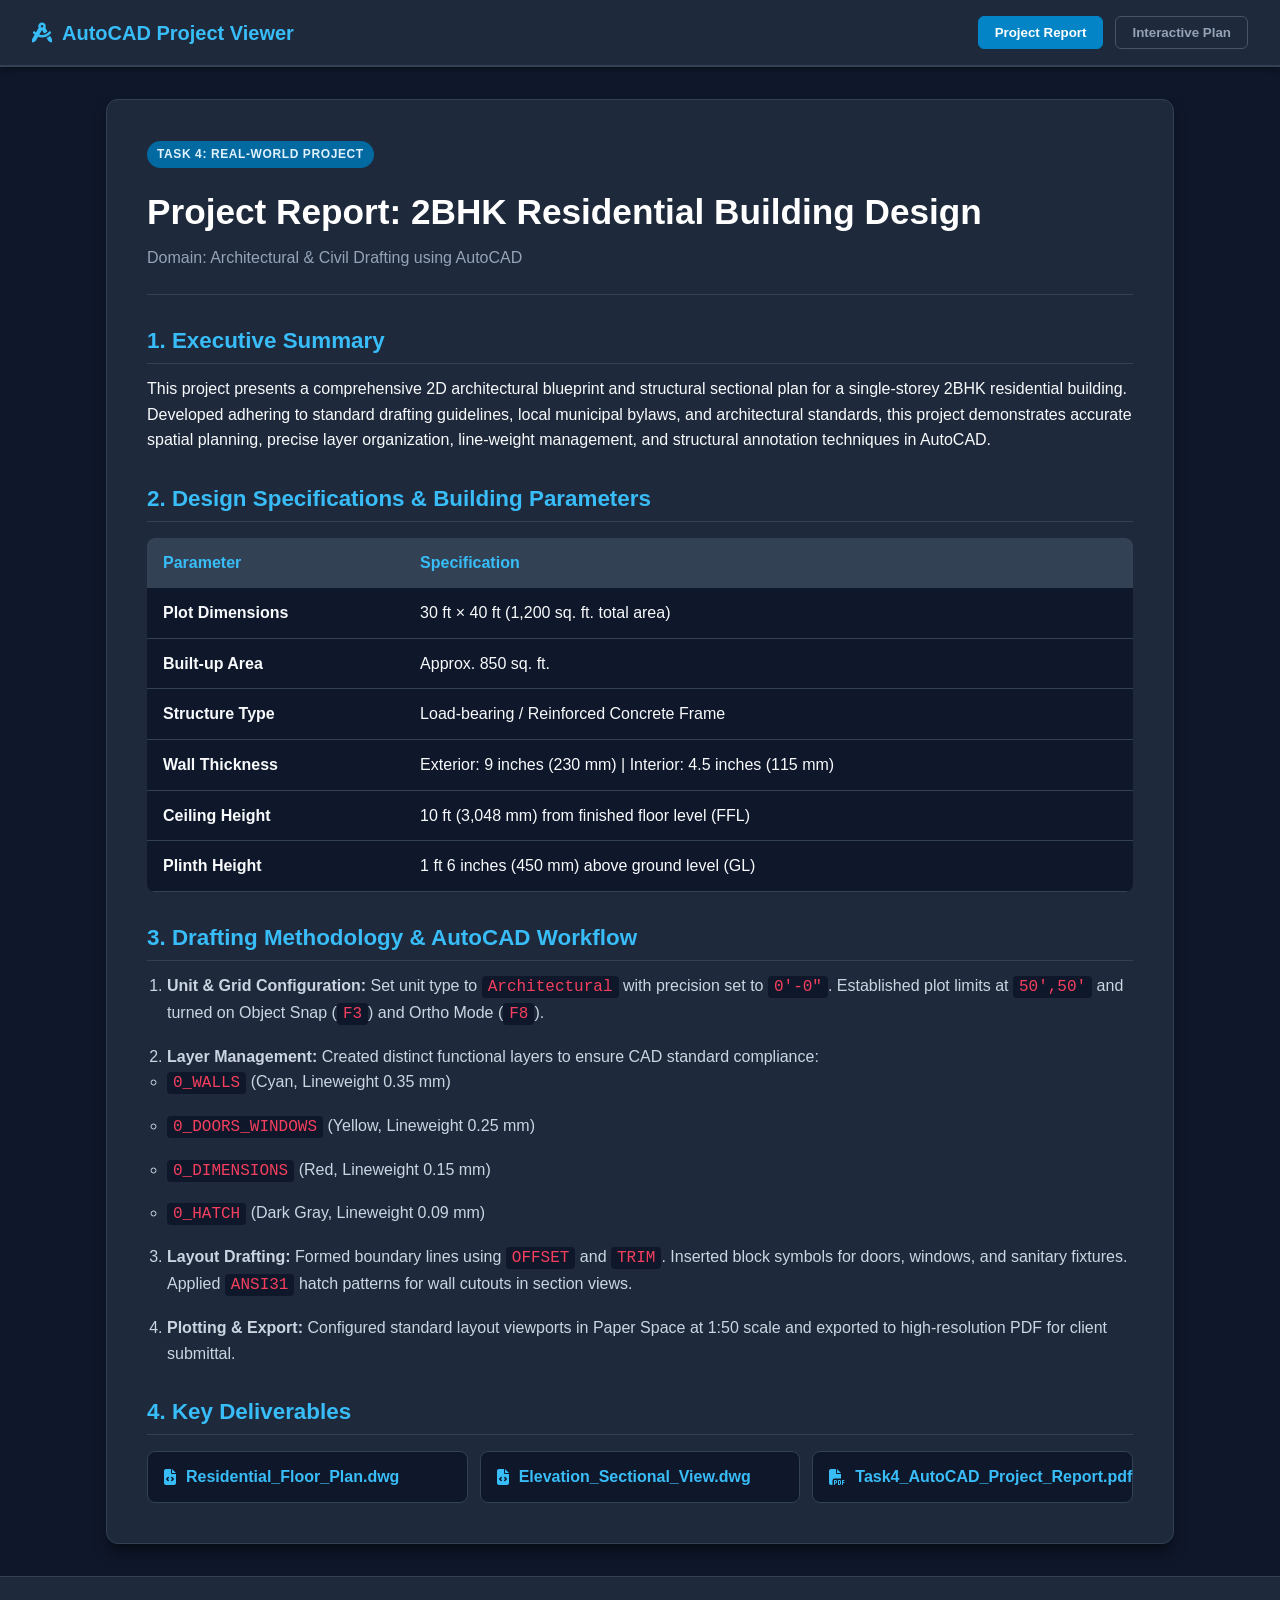
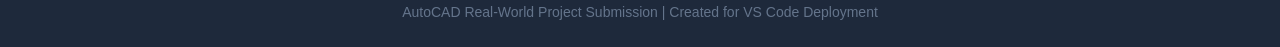
<file: AutoCAD Tasks/Real-World Project (Mini Project)-Task 4/index.html>
<!DOCTYPE html>
<html lang="en">
<head>
  <meta charset="UTF-8">
  <meta name="viewport" content="width=device-width, initial-scale=1.0">
  <title>AutoCAD Task 4: 2BHK Residential Project</title>
  <link rel="stylesheet" href="style.css">
  <link rel="stylesheet" href="https://cdnjs.cloudflare.com/ajax/libs/font-awesome/6.4.0/css/all.min.css">
</head>
<body>

  <!-- Header / Navigation -->
  <header class="navbar">
    <div class="logo">
      <i class="fa-solid fa-compass-drafting"></i>
      <span>AutoCAD Project Viewer</span>
    </div>
    <nav class="nav-links">
      <button class="nav-btn active" data-target="report-section">Project Report</button>
      <button class="nav-btn" data-target="blueprint-section">Interactive Plan</button>
    </nav>
  </header>

  <!-- Main Container -->
  <main class="container">

    <!-- SECTION 1: PROJECT REPORT -->
    <section id="report-section" class="tab-content active">
      <div class="card">
        <span class="badge">TASK 4: REAL-WORLD PROJECT</span>
        <h1>Project Report: 2BHK Residential Building Design</h1>
        <p class="subtitle">Domain: Architectural & Civil Drafting using AutoCAD</p>
        
        <hr class="divider">

        <h2>1. Executive Summary</h2>
        <p>
          This project presents a comprehensive 2D architectural blueprint and structural sectional plan for a single-storey 2BHK residential building. Developed adhering to standard drafting guidelines, local municipal bylaws, and architectural standards, this project demonstrates accurate spatial planning, precise layer organization, line-weight management, and structural annotation techniques in AutoCAD.
        </p>

        <h2>2. Design Specifications & Building Parameters</h2>
        <div class="table-responsive">
          <table>
            <thead>
              <tr>
                <th>Parameter</th>
                <th>Specification</th>
              </tr>
            </thead>
            <tbody>
              <tr>
                <td><strong>Plot Dimensions</strong></td>
                <td>30 ft × 40 ft (1,200 sq. ft. total area)</td>
              </tr>
              <tr>
                <td><strong>Built-up Area</strong></td>
                <td>Approx. 850 sq. ft.</td>
              </tr>
              <tr>
                <td><strong>Structure Type</strong></td>
                <td>Load-bearing / Reinforced Concrete Frame</td>
              </tr>
              <tr>
                <td><strong>Wall Thickness</strong></td>
                <td>Exterior: 9 inches (230 mm) | Interior: 4.5 inches (115 mm)</td>
              </tr>
              <tr>
                <td><strong>Ceiling Height</strong></td>
                <td>10 ft (3,048 mm) from finished floor level (FFL)</td>
              </tr>
              <tr>
                <td><strong>Plinth Height</strong></td>
                <td>1 ft 6 inches (450 mm) above ground level (GL)</td>
              </tr>
            </tbody>
          </table>
        </div>

        <h2>3. Drafting Methodology & AutoCAD Workflow</h2>
        <ol class="workflow-list">
          <li>
            <strong>Unit & Grid Configuration:</strong>
            Set unit type to <code>Architectural</code> with precision set to <code>0'-0"</code>. Established plot limits at <code>50',50'</code> and turned on Object Snap (<code>F3</code>) and Ortho Mode (<code>F8</code>).
          </li>
          <li>
            <strong>Layer Management:</strong>
            Created distinct functional layers to ensure CAD standard compliance:
            <ul>
              <li><code>0_WALLS</code> (Cyan, Lineweight 0.35 mm)</li>
              <li><code>0_DOORS_WINDOWS</code> (Yellow, Lineweight 0.25 mm)</li>
              <li><code>0_DIMENSIONS</code> (Red, Lineweight 0.15 mm)</li>
              <li><code>0_HATCH</code> (Dark Gray, Lineweight 0.09 mm)</li>
            </ul>
          </li>
          <li>
            <strong>Layout Drafting:</strong>
            Formed boundary lines using <code>OFFSET</code> and <code>TRIM</code>. Inserted block symbols for doors, windows, and sanitary fixtures. Applied <code>ANSI31</code> hatch patterns for wall cutouts in section views.
          </li>
          <li>
            <strong>Plotting & Export:</strong>
            Configured standard layout viewports in Paper Space at 1:50 scale and exported to high-resolution PDF for client submittal.
          </li>
        </ol>

        <h2>4. Key Deliverables</h2>
        <ul class="deliverables-grid">
          <li><i class="fa-solid fa-file-code"></i> <strong>Residential_Floor_Plan.dwg</strong></li>
          <li><i class="fa-solid fa-file-code"></i> <strong>Elevation_Sectional_View.dwg</strong></li>
          <li><i class="fa-solid fa-file-pdf"></i> <strong>Task4_AutoCAD_Project_Report.pdf</strong></li>
        </ul>
      </div>
    </section>

    <!-- SECTION 2: INTERACTIVE BLUEPRINT -->
    <section id="blueprint-section" class="tab-content">
      <div class="card">
        <h2>Interactive 2D Site Plan & Floor Layout</h2>
        <p class="subtitle">Use controls below to toggle layers and inspect architectural elements</p>

        <!-- Canvas Controls -->
        <div class="controls-bar">
          <label class="control-item">
            <input type="checkbox" id="toggle-walls" checked> Walls (9" & 4.5")
          </label>
          <label class="control-item">
            <input type="checkbox" id="toggle-doors" checked> Doors & Windows
          </label>
          <label class="control-item">
            <input type="checkbox" id="toggle-dims" checked> Dimensions & Labels
          </label>
          <button id="reset-canvas" class="btn-secondary"><i class="fa-solid fa-rotate-right"></i> Reset View</button>
        </div>

        <!-- Canvas Container -->
        <div class="canvas-wrapper">
          <canvas id="blueprintCanvas" width="800" height="600"></canvas>
        </div>
      </div>
    </section>

  </main>

  <!-- Footer -->
  <footer class="footer">
    <p>AutoCAD Real-World Project Submission | Created for VS Code Deployment</p>
  </footer>

  <script src="script.js"></script>
</body>
</html>
</file>
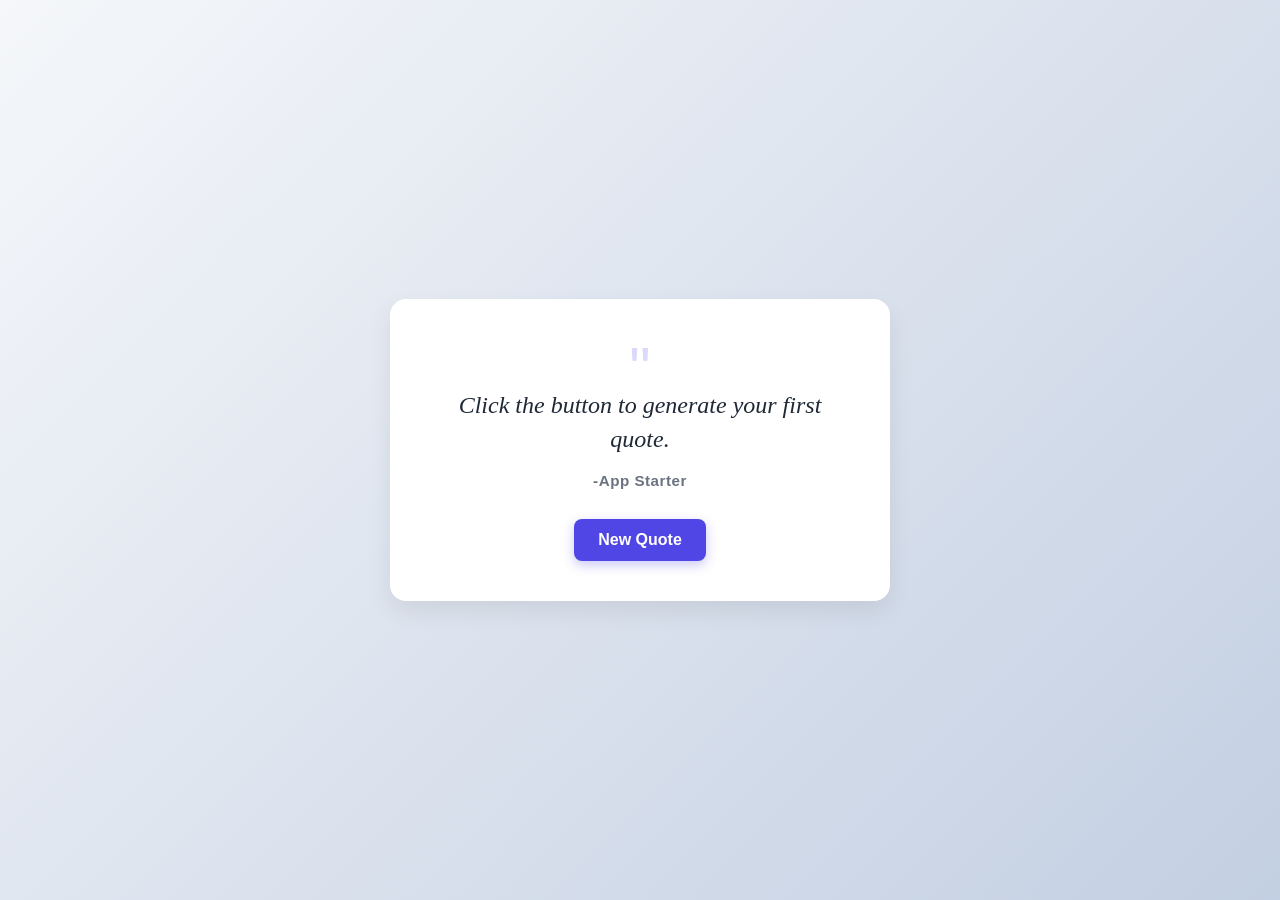
<file: App Development Tasks/Random Quote generator-Task 2/quote.html>
<!DOCTYPE html>
<html lang="en">
<head>
    <meta charset="UTF-8">
    <meta name="viewport" content="width=device-width, initial-scale=1.0">
    <title>Random Quote Generator</title>
    <link rel="stylesheet" href="quote-style.css">
</head>
<body>
    <div class="quote-card">
        <div class="quote-icon">"</div>
        <div id="quote-container">
            <p id="quote-text">Click the button to generate your first quote.</p>
            <p id="quote-author">-App Starter</p>
        </div>
        <button id="new-quote-btn">New Quote</button>
    </div>

    <script src="quote-script.js"></script>
    
</body>
</html>
</file>
<file: App Development Tasks/Flashcard Quiz App-Task 1/styles.css>
/* General Resets and Base Styles */
* {
    margin: 0;
    padding: 0;
    box-sizing: border-box;
    font-family: 'Segoe UI', Tahoma, Geneva, Verdana, sans-serif;
}

body {
    background-color: #f3f4f6;
    color: #1f2937;
    display: flex;
    justify-content: center;
    align-items: center;
    min-height: 100vh;
    padding: 20px;
}

/* Application Wrapper */
.app-container {
    width: 100%;
    max-width: 550px;
    background-color: #ffffff;
    border-radius: 16px;
    padding: 28px;
    box-shadow: 0 10px 25px rgba(0, 0, 0, 0.08);
}

header {
    text-align: center;
    margin-bottom: 24px;
}

header h1 {
    font-size: 1.8rem;
    color: #111827;
}

header p {
    font-size: 0.95rem;
    color: #6b7280;
    margin-top: 4px;
}

/* Top Bar Controls */
.top-bar {
    display: flex;
    justify-content: space-between;
    align-items: center;
    margin-bottom: 20px;
}

#card-counter {
    font-weight: 600;
    font-size: 0.95rem;
    color: #4b5563;
}

/* Flashcard 3D Perspective Container */
.flashcard-wrapper {
    perspective: 1000px;
    margin-bottom: 20px;
}

.flashcard {
    position: relative;
    width: 100%;
    height: 240px;
    cursor: pointer;
    transform-style: preserve-3d;
    transition: transform 0.6s cubic-bezier(0.4, 0, 0.2, 1);
    border-radius: 12px;
}

.flashcard.flipped {
    transform: rotateY(180deg);
}

/* Card Front & Back Styles */
.card-face {
    position: absolute;
    width: 100%;
    height: 100%;
    backface-visibility: hidden;
    border-radius: 12px;
    padding: 24px;
    display: flex;
    flex-direction: column;
    justify-content: center;
    align-items: center;
    text-align: center;
    border: 2px solid #e5e7eb;
    box-shadow: 0 4px 6px -1px rgba(0, 0, 0, 0.05);
}

.card-front {
    background-color: #ffffff;
    color: #111827;
}

.card-back {
    background-color: #eff6ff;
    border-color: #bfdbfe;
    color: #1e3a8a;
    transform: rotateY(180deg);
}

.card-face p {
    font-size: 1.2rem;
    line-height: 1.5;
    font-weight: 500;
}

/* Badges */
.badge {
    position: absolute;
    top: 14px;
    left: 16px;
    font-size: 0.75rem;
    font-weight: 700;
    text-transform: uppercase;
    letter-spacing: 0.05em;
    background-color: #e5e7eb;
    color: #374151;
    padding: 4px 10px;
    border-radius: 20px;
}

.answer-badge {
    background-color: #dbeafe;
    color: #1d4ed8;
}

/* Buttons and Controls */
.btn {
    padding: 10px 18px;
    border-radius: 8px;
    border: none;
    font-weight: 600;
    font-size: 0.9rem;
    cursor: pointer;
    transition: background-color 0.2s, transform 0.1s;
}

.btn:disabled {
    opacity: 0.5;
    cursor: not-allowed;
}

.btn:active:not(:disabled) {
    transform: scale(0.98);
}

.primary-btn {
    background-color: #2563eb;
    color: #ffffff;
}

.primary-btn:hover:not(:disabled) {
    background-color: #1d4ed8;
}

.secondary-btn {
    background-color: #e5e7eb;
    color: #374151;
}

.secondary-btn:hover:not(:disabled) {
    background-color: #d1d5db;
}

.nav-btn {
    background-color: #f3f4f6;
    color: #1f2937;
}

.nav-btn:hover:not(:disabled) {
    background-color: #e5e7eb;
}

.card-actions {
    display: flex;
    justify-content: center;
    margin-bottom: 20px;
}

.navigation-controls {
    display: flex;
    justify-content: space-between;
    align-items: center;
}

.card-management {
    display: flex;
    gap: 8px;
}

.icon-btn {
    padding: 8px 12px;
    font-size: 0.85rem;
}

.edit-btn {
    background-color: #fef3c7;
    color: #92400e;
}

.edit-btn:hover:not(:disabled) {
    background-color: #fde68a;
}

.delete-btn {
    background-color: #fee2e2;
    color: #991b1b;
}

.delete-btn:hover:not(:disabled) {
    background-color: #fca5a5;
}

/* Modal Popup Window */
.modal-overlay {
    position: fixed;
    top: 0;
    left: 0;
    width: 100%;
    height: 100%;
    background-color: rgba(0, 0, 0, 0.5);
    display: flex;
    justify-content: center;
    align-items: center;
    opacity: 0;
    visibility: hidden;
    transition: opacity 0.2s ease, visibility 0.2s ease;
}

.modal-overlay.active {
    opacity: 1;
    visibility: visible;
}

.modal {
    background-color: #ffffff;
    border-radius: 12px;
    padding: 24px;
    width: 90%;
    max-width: 450px;
    box-shadow: 0 20px 25px -5px rgba(0, 0, 0, 0.1);
}

.modal h2 {
    font-size: 1.3rem;
    margin-bottom: 16px;
}

.form-group {
    margin-bottom: 16px;
}

.form-group label {
    display: block;
    font-size: 0.85rem;
    font-weight: 600;
    color: #374151;
    margin-bottom: 6px;
}

.form-group textarea {
    width: 100%;
    padding: 10px;
    border: 1px solid #d1d5db;
    border-radius: 6px;
    resize: vertical;
    font-size: 0.95rem;
}

.form-group textarea:focus {
    outline: none;
    border-color: #2563eb;
    box-shadow: 0 0 0 2px rgba(37, 99, 235, 0.2);
}

.modal-actions {
    display: flex;
    justify-content: flex-end;
    gap: 10px;
}
</file>
<file: App Development Tasks/Language Learning App-Task 4/styles.css>
/* ==========================================================================
   RESET & GLOBAL STYLES
   ========================================================================== */
* {
  margin: 0;
  padding: 0;
  box-sizing: border-box;
  font-family: 'Plus Jakarta Sans', system-ui, -apple-system, sans-serif;
}

:root {
  --primary: #4F46E5;
  --primary-hover: #4338CA;
  --secondary: #10B981;
  --bg-color: #F8FAFC;
  --card-bg: #FFFFFF;
  --text-primary: #0F172A;
  --text-secondary: #64748B;
  --border-color: #E2E8F0;
  --shadow-sm: 0 1px 3px rgba(0,0,0,0.05);
  --shadow-md: 0 4px 6px -1px rgba(0,0,0,0.07), 0 2px 4px -1px rgba(0,0,0,0.04);
  --shadow-lg: 0 10px 15px -3px rgba(0,0,0,0.08);
  --radius: 16px;
}

body {
  background-color: var(--bg-color);
  color: var(--text-primary);
  min-height: 100vh;
  display: flex;
  flex-direction: column;
}

/* ==========================================================================
   NAVBAR
   ========================================================================== */
.navbar {
  background: var(--card-bg);
  border-bottom: 1px solid var(--border-color);
  padding: 0.85rem 2rem;
  display: flex;
  align-items: center;
  justify-content: space-between;
  position: sticky;
  top: 0;
  z-index: 100;
}

.logo {
  display: flex;
  align-items: center;
  gap: 0.6rem;
  font-size: 1.35rem;
  font-weight: 800;
  color: var(--primary);
}

.lang-selector-wrapper {
  display: flex;
  align-items: center;
  gap: 0.5rem;
  font-size: 0.9rem;
  font-weight: 600;
  color: var(--text-secondary);
}

.lang-selector-wrapper select {
  padding: 0.4rem 0.8rem;
  border-radius: 8px;
  border: 1px solid var(--border-color);
  background: var(--bg-color);
  font-weight: 600;
  color: var(--text-primary);
  cursor: pointer;
  outline: none;
}

.stats-bar {
  display: flex;
  gap: 1rem;
}

.stat-badge {
  display: flex;
  align-items: center;
  gap: 0.4rem;
  padding: 0.4rem 0.8rem;
  border-radius: 20px;
  font-weight: 700;
  font-size: 0.9rem;
}

.streak-badge {
  background: #FFEDD5;
  color: #EA580C;
}

.xp-badge {
  background: #FEF3C7;
  color: #D97706;
}

/* ==========================================================================
   APP LAYOUT
   ========================================================================== */
.app-container {
  display: flex;
  flex: 1;
  max-width: 1280px;
  width: 100%;
  margin: 0 auto;
  padding: 1.5rem;
  gap: 1.5rem;
}

/* Sidebar */
.sidebar {
  width: 260px;
  display: flex;
  flex-direction: column;
  justify-content: space-between;
  gap: 1.5rem;
}

.nav-menu {
  display: flex;
  flex-direction: column;
  gap: 0.5rem;
}

.nav-btn {
  display: flex;
  align-items: center;
  gap: 0.8rem;
  padding: 0.85rem 1rem;
  border: none;
  background: transparent;
  border-radius: 12px;
  font-size: 0.95rem;
  font-weight: 600;
  color: var(--text-secondary);
  cursor: pointer;
  transition: all 0.2s ease;
  text-align: left;
}

.nav-btn:hover {
  background: rgba(79, 70, 229, 0.08);
  color: var(--primary);
}

.nav-btn.active {
  background: var(--primary);
  color: white;
}

.daily-goal-card {
  background: var(--card-bg);
  border: 1px solid var(--border-color);
  padding: 1.2rem;
  border-radius: var(--radius);
  box-shadow: var(--shadow-sm);
}

.daily-goal-card h4 {
  font-size: 0.9rem;
  margin-bottom: 0.8rem;
  color: var(--text-primary);
  display: flex;
  align-items: center;
  gap: 0.4rem;
}

.progress-bar {
  height: 8px;
  background: var(--border-color);
  border-radius: 4px;
  overflow: hidden;
  margin-bottom: 0.6rem;
}

.progress-fill {
  height: 100%;
  background: var(--secondary);
  border-radius: 4px;
  transition: width 0.3s ease;
}

.daily-goal-card p {
  font-size: 0.8rem;
  color: var(--text-secondary);
  font-weight: 500;
}

/* Main Content Area */
.main-content {
  flex: 1;
}

.tab-panel {
  display: none;
}

.tab-panel.active {
  display: block;
}

.section-title {
  font-size: 1.2rem;
  margin-bottom: 1rem;
  font-weight: 700;
}

/* ==========================================================================
   DASHBOARD TAB
   ========================================================================== */
.welcome-card {
  background: linear-gradient(135deg, #4F46E5 0%, #7C3AED 100%);
  color: white;
  padding: 2rem;
  border-radius: var(--radius);
  margin-bottom: 1.8rem;
  box-shadow: var(--shadow-md);
}

.welcome-card h2 {
  font-size: 1.6rem;
  margin-bottom: 0.4rem;
}

.welcome-card p {
  opacity: 0.9;
  font-size: 0.95rem;
}

.category-grid {
  display: grid;
  grid-template-columns: repeat(auto-fill, minmax(220px, 1fr));
  gap: 1rem;
}

.category-card {
  background: var(--card-bg);
  border: 1px solid var(--border-color);
  border-radius: var(--radius);
  padding: 1.2rem;
  display: flex;
  align-items: center;
  gap: 1rem;
  cursor: pointer;
  transition: transform 0.2s ease, box-shadow 0.2s ease;
}

.category-card:hover {
  transform: translateY(-3px);
  box-shadow: var(--shadow-md);
  border-color: var(--primary);
}

.cat-icon {
  width: 48px;
  height: 48px;
  border-radius: 12px;
  display: flex;
  align-items: center;
  justify-content: center;
  font-size: 1.2rem;
}

.cat-info h4 {
  font-size: 0.95rem;
  font-weight: 700;
}

.cat-info p {
  font-size: 0.8rem;
  color: var(--text-secondary);
}

/* ==========================================================================
   FLASHCARDS TAB
   ========================================================================== */
.panel-header {
  margin-bottom: 1.5rem;
}

.panel-header h3 {
  font-size: 1.3rem;
  font-weight: 700;
}

.panel-header p {
  color: var(--text-secondary);
  font-size: 0.9rem;
}

.flashcard-container {
  perspective: 1000px;
  max-width: 450px;
  margin: 1.5rem auto;
}

.flashcard {
  width: 100%;
  height: 260px;
  cursor: pointer;
}

.card-inner {
  position: relative;
  width: 100%;
  height: 100%;
  text-align: center;
  transition: transform 0.6s cubic-bezier(0.4, 0, 0.2, 1);
  transform-style: preserve-3d;
}

.flashcard.flipped .card-inner {
  transform: rotateY(180deg);
}

.card-front, .card-back {
  position: absolute;
  width: 100%;
  height: 100%;
  backface-visibility: hidden;
  border-radius: 20px;
  background: var(--card-bg);
  border: 2px solid var(--border-color);
  box-shadow: var(--shadow-md);
  padding: 2rem;
  display: flex;
  flex-direction: column;
  align-items: center;
  justify-content: center;
}

.card-back {
  transform: rotateY(180deg);
  background: #F0FDF4;
  border-color: #86EFAC;
}

.card-category {
  font-size: 0.75rem;
  text-transform: uppercase;
  letter-spacing: 1px;
  font-weight: 700;
  color: var(--text-secondary);
  margin-bottom: 1rem;
}

.card-front h2, .card-back h2 {
  font-size: 2.2rem;
  color: var(--text-primary);
  margin-bottom: 0.8rem;
}

.audio-btn {
  background: rgba(79, 70, 229, 0.1);
  border: none;
  color: var(--primary);
  width: 44px;
  height: 44px;
  border-radius: 50%;
  cursor: pointer;
  font-size: 1.1rem;
  transition: background 0.2s;
}

.audio-btn:hover {
  background: var(--primary);
  color: white;
}

.hint {
  font-size: 0.8rem;
  color: var(--text-secondary);
  margin-top: auto;
}

.flashcard-controls {
  display: flex;
  align-items: center;
  justify-content: center;
  gap: 1.5rem;
  margin-top: 1.5rem;
}

.control-btn {
  padding: 0.6rem 1.2rem;
  border: 1px solid var(--border-color);
  background: var(--card-bg);
  border-radius: 10px;
  font-weight: 600;
  cursor: pointer;
  transition: all 0.2s;
}

.control-btn.primary {
  background: var(--primary);
  color: white;
  border: none;
}

.control-btn:hover {
  opacity: 0.9;
}

/* ==========================================================================
   QUIZ TAB
   ========================================================================== */
.quiz-card {
  background: var(--card-bg);
  border: 1px solid var(--border-color);
  border-radius: var(--radius);
  padding: 2rem;
  max-width: 600px;
  margin: 0 auto;
  box-shadow: var(--shadow-sm);
}

.quiz-header {
  display: flex;
  justify-content: space-between;
  align-items: center;
  margin-bottom: 1.5rem;
}

.quiz-badge {
  background: #E0F2FE;
  color: #0284C7;
  font-size: 0.8rem;
  font-weight: 700;
  padding: 0.3rem 0.6rem;
  border-radius: 6px;
}

.quiz-card h3 {
  font-size: 1.3rem;
  margin-bottom: 1.5rem;
}

.quiz-options {
  display: grid;
  gap: 0.8rem;
  margin-bottom: 1.5rem;
}

.option-btn {
  padding: 1rem;
  border: 2px solid var(--border-color);
  background: var(--card-bg);
  border-radius: 12px;
  font-weight: 600;
  text-align: left;
  cursor: pointer;
  transition: all 0.2s;
  font-size: 0.95rem;
}

.option-btn:hover {
  border-color: var(--primary);
  background: #F5F3FF;
}

.option-btn.correct {
  border-color: var(--secondary);
  background: #DCFCE7;
  color: #15803D;
}

.option-btn.wrong {
  border-color: #EF4444;
  background: #FEE2E2;
  color: #B91C1C;
}

.quiz-footer {
  text-align: right;
}

/* ==========================================================================
   VOCABULARY / DICTIONARY TAB
   ========================================================================== */
.vocab-table-wrapper {
  background: var(--card-bg);
  border: 1px solid var(--border-color);
  border-radius: var(--radius);
  overflow: hidden;
  box-shadow: var(--shadow-sm);
}

.vocab-table {
  width: 100%;
  border-collapse: collapse;
  text-align: left;
}

.vocab-table th, .vocab-table td {
  padding: 1rem 1.2rem;
  border-bottom: 1px solid var(--border-color);
}

.vocab-table th {
  background: var(--bg-color);
  font-size: 0.85rem;
  color: var(--text-secondary);
  text-transform: uppercase;
}

.tag {
  background: #E2E8F0;
  padding: 0.2rem 0.5rem;
  border-radius: 6px;
  font-size: 0.75rem;
  font-weight: 600;
}

.icon-btn {
  border: none;
  background: transparent;
  color: var(--primary);
  cursor: pointer;
  font-size: 1rem;
  padding: 0.4rem;
  border-radius: 6px;
}

.icon-btn:hover {
  background: #F5F3FF;
}

/* Responsive adjustments */
@media (max-width: 768px) {
  .app-container {
    flex-direction: column;
  }
  .sidebar {
    width: 100%;
  }
  .nav-menu {
    flex-direction: row;
    overflow-x: auto;
  }
  .daily-goal-card {
    display: none;
  }
}
</file>
<file: Artificial Intelligence Tasks/Chatbot for FAQs-Task 2/styles.css>
/* ==========================================================================
   Base & Root Variables
   ========================================================================== */
:root {
  --bg-color: #f4f6f9;
  --card-bg: #ffffff;
  --text-primary: #1e293b;
  --text-secondary: #64748b;
  --border-color: #e2e8f0;
  
  --primary-color: #2563eb;
  --primary-hover: #1d4ed8;
  --primary-light: #eff6ff;
  
  --bot-msg-bg: #f1f5f9;
  --user-msg-bg: #2563eb;
  --user-msg-text: #ffffff;
  
  --shadow-sm: 0 1px 3px rgba(0,0,0,0.05);
  --shadow-md: 0 4px 6px -1px rgba(0,0,0,0.1);
  --radius: 12px;
}

[data-theme="dark"] {
  --bg-color: #0f172a;
  --card-bg: #1e293b;
  --text-primary: #f8fafc;
  --text-secondary: #94a3b8;
  --border-color: #334155;
  
  --primary-color: #3b82f6;
  --primary-hover: #60a5fa;
  --primary-light: #1e3a8a;
  
  --bot-msg-bg: #334155;
  --user-msg-bg: #3b82f6;
  --user-msg-text: #ffffff;
}

* {
  box-sizing: border-box;
  margin: 0;
  padding: 0;
  font-family: 'Segoe UI', Tahoma, Geneva, Verdana, sans-serif;
}

body {
  background-color: var(--bg-color);
  color: var(--text-primary);
  height: 100vh;
  display: flex;
  flex-direction: column;
  transition: background-color 0.3s ease, color 0.3s ease;
}

/* ==========================================================================
   Header Navigation
   ========================================================================== */
.app-header {
  background-color: var(--card-bg);
  border-bottom: 1px solid var(--border-color);
  padding: 0.8rem 1.5rem;
  display: flex;
  align-items: center;
  justify-content: space-between;
  box-shadow: var(--shadow-sm);
}

.logo {
  display: flex;
  align-items: center;
  gap: 0.75rem;
  color: var(--primary-color);
}

.logo h2 {
  font-size: 1.25rem;
  font-weight: 700;
  color: var(--text-primary);
}

.header-controls {
  display: flex;
  align-items: center;
  gap: 1rem;
}

.topic-selector {
  display: flex;
  align-items: center;
  gap: 0.5rem;
  font-size: 0.9rem;
  color: var(--text-secondary);
}

.topic-selector select {
  padding: 0.4rem 0.8rem;
  border-radius: 6px;
  border: 1px solid var(--border-color);
  background-color: var(--bg-color);
  color: var(--text-primary);
  outline: none;
  cursor: pointer;
}

.icon-btn {
  background: none;
  border: 1px solid var(--border-color);
  color: var(--text-secondary);
  width: 36px;
  height: 36px;
  border-radius: 50%;
  cursor: pointer;
  display: flex;
  align-items: center;
  justify-content: center;
  transition: all 0.2s ease;
}

.icon-btn:hover {
  background-color: var(--primary-light);
  color: var(--primary-color);
}

/* ==========================================================================
   Main Layout Container
   ========================================================================== */
.main-container {
  flex: 1;
  display: flex;
  padding: 1rem;
  gap: 1rem;
  overflow: hidden;
}

.chat-section {
  flex: 1;
  background-color: var(--card-bg);
  border-radius: var(--radius);
  border: 1px solid var(--border-color);
  display: flex;
  flex-direction: column;
  box-shadow: var(--shadow-md);
  overflow: hidden;
}

.inspector-section {
  width: 380px;
  background-color: var(--card-bg);
  border-radius: var(--radius);
  border: 1px solid var(--border-color);
  display: flex;
  flex-direction: column;
  box-shadow: var(--shadow-md);
  transition: all 0.3s ease;
}

.inspector-section.collapsed {
  display: none;
}

/* ==========================================================================
   Chat Section UI
   ========================================================================== */
.chat-header {
  padding: 1rem;
  border-bottom: 1px solid var(--border-color);
  display: flex;
  align-items: center;
  justify-content: space-between;
}

.bot-info {
  display: flex;
  align-items: center;
  gap: 0.75rem;
}

.status-indicator {
  width: 10px;
  height: 10px;
  border-radius: 50%;
  background-color: #cbd5e1;
}

.status-indicator.online {
  background-color: #10b981;
  box-shadow: 0 0 8px rgba(16, 185, 129, 0.5);
}

.bot-info h3 {
  font-size: 1rem;
}

.status-text {
  font-size: 0.75rem;
  color: var(--text-secondary);
}

.text-btn {
  background: none;
  border: none;
  color: var(--text-secondary);
  font-size: 0.85rem;
  cursor: pointer;
  display: flex;
  align-items: center;
  gap: 0.4rem;
}

.text-btn:hover {
  color: #ef4444;
}

/* Suggestion Chips */
.suggestion-chips {
  display: flex;
  gap: 0.5rem;
  padding: 0.75rem 1rem;
  overflow-x: auto;
  border-bottom: 1px solid var(--border-color);
  background-color: var(--bg-color);
}

.chip {
  background-color: var(--card-bg);
  border: 1px solid var(--border-color);
  color: var(--text-secondary);
  padding: 0.35rem 0.75rem;
  border-radius: 16px;
  font-size: 0.8rem;
  white-space: nowrap;
  cursor: pointer;
  transition: all 0.2s ease;
}

.chip:hover {
  border-color: var(--primary-color);
  color: var(--primary-color);
}

/* Chat Messages Display */
.chat-messages {
  flex: 1;
  padding: 1rem;
  overflow-y: auto;
  display: flex;
  flex-direction: column;
  gap: 1rem;
}

.message-row {
  display: flex;
  gap: 0.75rem;
  max-width: 80%;
  animation: fadeIn 0.3s ease;
}

@keyframes fadeIn {
  from { opacity: 0; transform: translateY(8px); }
  to { opacity: 1; transform: translateY(0); }
}

.message-row.user {
  align-self: flex-end;
  flex-direction: row-reverse;
}

.message-row.bot {
  align-self: flex-start;
}

.avatar {
  width: 32px;
  height: 32px;
  border-radius: 50%;
  display: flex;
  align-items: center;
  justify-content: center;
  font-size: 0.85rem;
  flex-shrink: 0;
}

.message-row.bot .avatar {
  background-color: var(--primary-light);
  color: var(--primary-color);
}

.message-row.user .avatar {
  background-color: #e2e8f0;
  color: #475569;
}

.message-content {
  display: flex;
  flex-direction: column;
  gap: 0.25rem;
}

.bubble {
  padding: 0.75rem 1rem;
  border-radius: 12px;
  font-size: 0.92rem;
  line-height: 1.45;
}

.message-row.bot .bubble {
  background-color: var(--bot-msg-bg);
  color: var(--text-primary);
  border-top-left-radius: 2px;
}

.message-row.user .bubble {
  background-color: var(--user-msg-bg);
  color: var(--user-msg-text);
  border-top-right-radius: 2px;
}

.meta {
  display: flex;
  align-items: center;
  gap: 0.5rem;
  font-size: 0.7rem;
  color: var(--text-secondary);
}

.message-row.user .meta {
  justify-content: flex-end;
}

.confidence-badge {
  padding: 0.1rem 0.4rem;
  border-radius: 4px;
  font-weight: 600;
  font-size: 0.65rem;
}

.confidence-high { background-color: #dcfce7; color: #15803d; }
.confidence-med { background-color: #fef9c3; color: #a16207; }
.confidence-low { background-color: #fee2e2; color: #b91c1c; }

.feedback-btns {
  margin-top: 0.4rem;
  display: flex;
  gap: 0.5rem;
}

.feedback-btn {
  background: none;
  border: 1px solid var(--border-color);
  color: var(--text-secondary);
  border-radius: 4px;
  padding: 0.2rem 0.5rem;
  font-size: 0.75rem;
  cursor: pointer;
}

.feedback-btn:hover {
  background-color: var(--bg-color);
}

/* Typing Indicator Animation */
.typing-dots {
  display: flex;
  align-items: center;
  gap: 4px;
  padding: 0.5rem 0.75rem;
}

.typing-dots span {
  width: 6px;
  height: 6px;
  background-color: var(--text-secondary);
  border-radius: 50%;
  animation: bounce 1.4s infinite ease-in-out both;
}

.typing-dots span:nth-child(1) { animation-delay: -0.32s; }
.typing-dots span:nth-child(2) { animation-delay: -0.16s; }

@keyframes bounce {
  0%, 80%, 100% { transform: scale(0); }
  40% { transform: scale(1.0); }
}

/* Chat Input Bar */
.chat-input-area {
  padding: 0.75rem 1rem;
  border-top: 1px solid var(--border-color);
  display: flex;
  gap: 0.5rem;
}

.chat-input-area input {
  flex: 1;
  padding: 0.75rem 1rem;
  border-radius: 20px;
  border: 1px solid var(--border-color);
  background-color: var(--bg-color);
  color: var(--text-primary);
  outline: none;
  font-size: 0.9rem;
}

.chat-input-area input:focus {
  border-color: var(--primary-color);
}

.chat-input-area button {
  width: 42px;
  height: 42px;
  border-radius: 50%;
  border: none;
  background-color: var(--primary-color);
  color: #fff;
  cursor: pointer;
  transition: background-color 0.2s ease;
}

.chat-input-area button:hover {
  background-color: var(--primary-hover);
}

/* ==========================================================================
   Inspector / Debugger Panel
   ========================================================================== */
.inspector-header {
  padding: 1rem;
  border-bottom: 1px solid var(--border-color);
}

.inspector-header h3 {
  font-size: 0.95rem;
  display: flex;
  align-items: center;
  gap: 0.5rem;
}

.inspector-content {
  padding: 1rem;
  overflow-y: auto;
  display: flex;
  flex-direction: column;
  gap: 1rem;
}

.inspect-card {
  background-color: var(--bg-color);
  border: 1px solid var(--border-color);
  border-radius: 8px;
  padding: 0.85rem;
}

.inspect-card h4 {
  font-size: 0.85rem;
  margin-bottom: 0.5rem;
  color: var(--text-primary);
}

.inspect-desc {
  font-size: 0.75rem;
  color: var(--text-secondary);
  margin-bottom: 0.75rem;
}

.inspect-item {
  display: flex;
  flex-direction: column;
  gap: 0.2rem;
  margin-bottom: 0.5rem;
  font-size: 0.8rem;
}

.inspect-item .label {
  color: var(--text-secondary);
  font-size: 0.7rem;
  text-transform: uppercase;
}

.inspect-item .value {
  font-family: monospace;
  background: var(--card-bg);
  padding: 0.3rem 0.5rem;
  border-radius: 4px;
  word-break: break-all;
}

.similarity-item {
  margin-bottom: 0.6rem;
}

.similarity-info {
  display: flex;
  justify-content: space-between;
  font-size: 0.75rem;
  margin-bottom: 0.2rem;
}

.similarity-bar-bg {
  height: 6px;
  background-color: var(--border-color);
  border-radius: 3px;
  overflow: hidden;
}

.similarity-bar-fill {
  height: 100%;
  background-color: var(--primary-color);
  width: 0%;
  transition: width 0.4s ease;
}

.kb-header {
  display: flex;
  justify-content: space-between;
  align-items: center;
  margin-bottom: 0.5rem;
}

.sm-btn {
  padding: 0.25rem 0.5rem;
  font-size: 0.75rem;
  border-radius: 4px;
  background-color: var(--primary-color);
  color: #fff;
  border: none;
  cursor: pointer;
}

.faq-list-mini {
  max-height: 180px;
  overflow-y: auto;
  display: flex;
  flex-direction: column;
  gap: 0.4rem;
}

.faq-mini-item {
  display: flex;
  justify-content: space-between;
  align-items: center;
  padding: 0.4rem;
  background: var(--card-bg);
  border-radius: 4px;
  font-size: 0.75rem;
}

.faq-mini-actions {
  display: flex;
  gap: 0.3rem;
}

.faq-mini-actions button {
  background: none;
  border: none;
  color: var(--text-secondary);
  cursor: pointer;
}

.faq-mini-actions button:hover {
  color: var(--primary-color);
}

.empty-state {
  font-size: 0.75rem;
  color: var(--text-secondary);
  text-align: center;
  padding: 1rem 0;
}

/* ==========================================================================
   Modal Component
   ========================================================================== */
.modal-overlay {
  position: fixed;
  top: 0;
  left: 0;
  width: 100vw;
  height: 100vh;
  background-color: rgba(0,0,0,0.5);
  display: flex;
  align-items: center;
  justify-content: center;
  opacity: 0;
  pointer-events: none;
  transition: opacity 0.2s ease;
  z-index: 1000;
}

.modal-overlay.active {
  opacity: 1;
  pointer-events: auto;
}

.modal-content {
  background-color: var(--card-bg);
  border-radius: var(--radius);
  width: 90%;
  max-width: 500px;
  padding: 1.5rem;
  box-shadow: 0 10px 25px rgba(0,0,0,0.2);
}

.modal-header {
  display: flex;
  justify-content: space-between;
  align-items: center;
  margin-bottom: 1rem;
}

.close-btn {
  background: none;
  border: none;
  font-size: 1.5rem;
  color: var(--text-secondary);
  cursor: pointer;
}

.form-group {
  margin-bottom: 1rem;
  display: flex;
  flex-direction: column;
  gap: 0.4rem;
}

.form-group label {
  font-size: 0.85rem;
  color: var(--text-secondary);
}

.form-group input,
.form-group textarea {
  padding: 0.6rem;
  border-radius: 6px;
  border: 1px solid var(--border-color);
  background-color: var(--bg-color);
  color: var(--text-primary);
  outline: none;
}

.modal-footer {
  display: flex;
  justify-content: flex-end;
  gap: 0.5rem;
}

.btn-primary, .btn-secondary {
  padding: 0.5rem 1rem;
  border-radius: 6px;
  font-size: 0.85rem;
  cursor: pointer;
  border: none;
}

.btn-primary {
  background-color: var(--primary-color);
  color: #fff;
}

.btn-secondary {
  background-color: var(--bg-color);
  color: var(--text-primary);
  border: 1px solid var(--border-color);
}

/* Responsive Breakpoints */
@media (max-width: 850px) {
  .main-container {
    flex-direction: column;
  }
  .inspector-section {
    width: 100%;
    height: 300px;
  }
}
</file>
<file: Artificial Intelligence Tasks/Language Transition Tool-Task 1/style.css>
/* General Reset and Font */
* {
  margin: 0;
  padding: 0;
  box-sizing: border-box;
  font-family: 'Segoe UI', Tahoma, Geneva, Verdana, sans-serif;
}

body {
  background-color: #f0f4f9;
  color: #333;
  display: flex;
  justify-content: center;
  align-items: center;
  min-height: 100vh;
  padding: 20px;
}

.container {
  width: 100%;
  max-width: 900px;
  background: #ffffff;
  border-radius: 16px;
  padding: 30px;
  box-shadow: 0 10px 30px rgba(0, 0, 0, 0.08);
}

/* Header */
.app-header {
  text-align: center;
  margin-bottom: 25px;
}

.app-header h1 {
  font-size: 2rem;
  color: #1a73e8;
  display: flex;
  align-items: center;
  justify-content: center;
  gap: 10px;
}

.app-header p {
  color: #666;
  font-size: 0.95rem;
  margin-top: 5px;
}

/* Language Controls */
.controls {
  display: flex;
  align-items: center;
  justify-content: space-between;
  gap: 15px;
  margin-bottom: 20px;
}

.select-group {
  flex: 1;
  display: flex;
  flex-direction: column;
  gap: 5px;
}

.select-group label {
  font-size: 0.85rem;
  font-weight: 600;
  color: #555;
  text-transform: uppercase;
}

select {
  padding: 12px;
  border: 1px solid #dcdfe6;
  border-radius: 8px;
  background-color: #f8fafc;
  font-size: 0.95rem;
  color: #333;
  outline: none;
  cursor: pointer;
  transition: border-color 0.2s;
}

select:focus {
  border-color: #1a73e8;
}

.icon-btn {
  background: #f0f4f9;
  border: 1px solid #dcdfe6;
  color: #1a73e8;
  padding: 12px;
  border-radius: 50%;
  cursor: pointer;
  transition: all 0.2s;
  margin-top: 18px;
  width: 45px;
  height: 45px;
  display: flex;
  align-items: center;
  justify-content: center;
}

.icon-btn:hover {
  background: #e2e8f0;
  transform: rotate(180deg);
}

/* Translation Panels */
.translation-wrapper {
  display: grid;
  grid-template-columns: 1fr 1fr;
  gap: 20px;
  margin-bottom: 20px;
}

@media (max-width: 768px) {
  .translation-wrapper {
    grid-template-columns: 1fr;
  }
}

.panel {
  display: flex;
  flex-direction: column;
  border: 1px solid #e2e8f0;
  border-radius: 12px;
  background-color: #fafbfc;
  overflow: hidden;
}

.panel-header {
  display: flex;
  justify-content: space-between;
  padding: 10px 15px;
  background-color: #edf2f7;
  font-size: 0.85rem;
  font-weight: 600;
  color: #4a5568;
}

.status-tag {
  color: #1a73e8;
}

.output-container {
  position: relative;
  flex: 1;
}

textarea {
  width: 100%;
  height: 180px;
  border: none;
  padding: 15px;
  font-size: 1rem;
  resize: none;
  background: transparent;
  outline: none;
  color: #2d3748;
}

.panel-actions {
  display: flex;
  gap: 10px;
  padding: 10px 15px;
  background-color: #edf2f7;
  justify-content: flex-end;
}

.action-btn {
  background: #ffffff;
  border: 1px solid #cbd5e0;
  border-radius: 6px;
  padding: 6px 12px;
  font-size: 0.85rem;
  color: #4a5568;
  cursor: pointer;
  display: flex;
  align-items: center;
  gap: 5px;
  transition: all 0.2s;
}

.action-btn:hover {
  background: #e2e8f0;
  color: #1a73e8;
}

/* Translate Main Button */
.translate-btn {
  width: 100%;
  padding: 14px;
  background-color: #1a73e8;
  color: white;
  border: none;
  border-radius: 8px;
  font-size: 1rem;
  font-weight: 600;
  cursor: pointer;
  display: flex;
  align-items: center;
  justify-content: center;
  gap: 10px;
  transition: background-color 0.2s;
}

.translate-btn:hover {
  background-color: #1557b0;
}

/* Spinner Loader */
.loader {
  position: absolute;
  top: 40%;
  left: 45%;
  width: 30px;
  height: 30px;
  border: 4px solid #cbd5e0;
  border-top: 4px solid #1a73e8;
  border-radius: 50%;
  animation: spin 1s linear infinite;
}

@keyframes spin {
  0% { transform: rotate(0deg); }
  100% { transform: rotate(360deg); }
}

.hidden {
  display: none !important;
}

/* Toast */
.toast {
  position: fixed;
  bottom: 20px;
  left: 50%;
  transform: translateX(-50%);
  background-color: #2d3748;
  color: white;
  padding: 10px 20px;
  border-radius: 20px;
  font-size: 0.9rem;
  box-shadow: 0 4px 12px rgba(0, 0, 0, 0.15);
  transition: opacity 0.3s;
}
</file>
<file: Artificial Intelligence Tasks/Object Detection and Tracking-Task 4/style.css>
/* General Page Styling */
body {
    font-family: 'Segoe UI', Tahoma, Geneva, Verdana, sans-serif;
    background-color: #f0f2f5;
    display: flex;
    justify-content: center;
    align-items: center;
    height: 100vh;
    margin: 0;
}

/* Card Container */
.card {
    background: #ffffff;
    padding: 2.5rem;
    border-radius: 12px;
    box-shadow: 0 8px 24px rgba(0, 0, 0, 0.1);
    text-align: center;
    max-width: 400px;
    width: 100%;
}

h1 {
    color: #1a1a1a;
    margin-bottom: 0.5rem;
}

p {
    color: #666666;
    margin-bottom: 1.5rem;
}

/* Interactive Button */
button {
    background-color: #007bff;
    color: white;
    border: none;
    padding: 0.75rem 1.5rem;
    font-size: 1rem;
    font-weight: 600;
    border-radius: 6px;
    cursor: pointer;
    transition: background-color 0.2s ease, transform 0.1s ease;
}

button:hover {
    background-color: #0056b3;
}

button:active {
    transform: scale(0.98);
}

/* Dynamic Message Box */
#statusMessage {
    margin-top: 1.5rem;
    padding: 0.75rem;
    background-color: #e6f4ea;
    color: #137333;
    border: 1px solid #ceead6;
    border-radius: 6px;
    font-weight: 500;
}

/* Helper Class */
.hidden {
    display: none;
}
</file>
<file: AutoCAD Tasks/2D Drafting-Floor Plan-Task 1/styles.css>
:root {
  --primary-color: #0f172a;
  --accent-color: #2563eb;
  --bg-color: #f8fafc;
  --card-bg: #ffffff;
  --text-main: #334155;
  --border-color: #cbd5e1;
  --wall-color: #1e293b;
  --door-color: #dc2626;
  --window-color: #0ea5e9;
  --dim-color: #16a34a;
}

* {
  box-sizing: border-box;
  margin: 0;
  padding: 0;
}

body {
  font-family: -apple-system, BlinkMacSystemFont, "Segoe UI", Roboto, Oxygen,
    Ubuntu, Cantarell, sans-serif;
  background-color: var(--bg-color);
  color: var(--text-main);
  line-height: 1.5;
  padding: 20px;
}

.app-container {
  max-width: 1200px;
  margin: 0 auto;
}

.header {
  text-align: center;
  margin-bottom: 24px;
}

.header h1 {
  font-size: 1.8rem;
  color: var(--primary-color);
}

.subtitle {
  font-size: 0.95rem;
  color: #64748b;
}

.main-content {
  display: grid;
  grid-template-columns: 1fr 280px;
  gap: 20px;
}

@media (max-width: 900px) {
  .main-content {
    grid-template-columns: 1fr;
  }
}

.controls-bar {
  grid-column: 1 / -1;
  display: flex;
  gap: 12px;
  margin-bottom: 8px;
}

.btn {
  background-color: var(--card-bg);
  border: 1px solid var(--border-color);
  padding: 8px 16px;
  border-radius: 6px;
  cursor: pointer;
  font-weight: 500;
  color: var(--text-main);
  transition: all 0.2s ease;
}

.btn:hover {
  background-color: #f1f5f9;
}

.btn.active {
  background-color: var(--accent-color);
  color: #ffffff;
  border-color: var(--accent-color);
}

.blueprint-card {
  background-color: var(--card-bg);
  border: 1px solid var(--border-color);
  border-radius: 8px;
  padding: 16px;
  box-shadow: 0 4px 6px -1px rgba(0, 0, 0, 0.05);
}

.canvas-wrapper {
  width: 100%;
  overflow: hidden;
  display: flex;
  justify-content: center;
  align-items: center;
}

#floorPlanSvg {
  width: 100%;
  height: auto;
  max-height: 600px;
}

/* SVG Blueprint Styles */
.outer-wall {
  fill: var(--wall-color);
  stroke: #000;
  stroke-width: 2;
}

.wall-inner {
  fill: var(--wall-color);
}

.room-bg {
  fill: #f1f5f9;
  opacity: 0.5;
  cursor: pointer;
  transition: fill 0.2s ease;
}

.room-bg:hover {
  fill: #dbeafe;
  opacity: 0.8;
}

.window {
  fill: #e0f2fe;
  stroke: var(--window-color);
  stroke-width: 2;
}

.door-leaf {
  stroke: var(--door-color);
  stroke-width: 3;
}

.door-swing {
  fill: none;
  stroke: var(--door-color);
  stroke-width: 1.5;
  stroke-dasharray: 4, 4;
}

/* Furniture Elements */
.furniture {
  stroke-width: 1.5;
  rx: 4;
}

.furniture.bed {
  fill: #bfdbfe;
  stroke: #1d4ed8;
}

.furniture.sofa {
  fill: #bbf7d0;
  stroke: #15803d;
}

.furniture.dining {
  fill: #fed7aa;
  stroke: #c2410c;
}

.furniture.kitchen-counter {
  fill: #e9d5ff;
  stroke: #6b21a8;
}

.furniture-text {
  font-size: 12px;
  font-weight: bold;
  fill: #1e293b;
  text-anchor: middle;
  dominant-baseline: central;
}

.furniture-text.vertical {
  writing-mode: tb;
}

/* Text Labels */
.room-title {
  font-size: 14px;
  font-weight: bold;
  fill: #0f172a;
  text-anchor: middle;
}

.room-sub {
  font-size: 11px;
  fill: #475569;
  text-anchor: middle;
}

/* Dimensions */
.dim-line {
  stroke: var(--dim-color);
  stroke-width: 1.5;
}

.dim-tick {
  stroke: var(--dim-color);
  stroke-width: 2;
}

.dim-text {
  font-size: 12px;
  font-weight: bold;
  fill: var(--dim-color);
  text-anchor: middle;
}

.dim-text.vertical {
  transform: rotate(-90deg);
  transform-origin: 35px 400px;
}

/* Sidebar Styles */
.sidebar {
  background-color: var(--card-bg);
  border: 1px solid var(--border-color);
  border-radius: 8px;
  padding: 20px;
  height: fit-content;
}

.sidebar h2 {
  font-size: 1.2rem;
  margin-bottom: 16px;
  color: var(--primary-color);
}

.spec-item {
  padding: 8px 0;
  border-bottom: 1px solid #f1f5f9;
  font-size: 0.9rem;
}

.info-box {
  margin-top: 20px;
  padding: 12px;
  background-color: #eff6ff;
  border-left: 4px solid var(--accent-color);
  border-radius: 4px;
  font-size: 0.85rem;
  color: #1e40af;
}
</file>
<file: AutoCAD Tasks/Mechanical Drawing-Machine Part-Task 2/styles.css>
:root {
    --bg-dark: #121619;
    --panel-bg: #1a2126;
    --border-color: #2c353d;
    --cad-grid: #1e262c;
    --accent-cyan: #00e5ff;
    --accent-orange: #ff9100;
    --text-main: #e0e6ed;
    --text-muted: #8a99a8;
}

* {
    box-sizing: border-box;
    margin: 0;
    padding: 0;
    font-family: 'Segoe UI', system-ui, -apple-system, sans-serif;
}

body {
    background-color: var(--bg-dark);
    color: var(--text-main);
    height: 100vh;
    display: flex;
    flex-direction: column;
    overflow: hidden;
}

/* Header */
.app-header {
    height: 64px;
    background-color: var(--panel-bg);
    border-bottom: 1px solid var(--border-color);
    display: flex;
    align-items: center;
    justify-content: space-between;
    padding: 0 24px;
}

.title-group h1 {
    font-size: 1.1rem;
    font-weight: 600;
    color: var(--text-main);
}

.title-group p {
    font-size: 0.8rem;
    color: var(--text-muted);
}

.toolbar {
    display: flex;
    gap: 12px;
}

.btn {
    background-color: #243038;
    color: var(--text-main);
    border: 1px solid var(--border-color);
    padding: 6px 14px;
    font-size: 0.85rem;
    border-radius: 4px;
    cursor: pointer;
    transition: all 0.2s ease;
}

.btn:hover {
    background-color: #2f3e48;
    border-color: var(--accent-cyan);
}

.btn.active {
    background-color: rgba(0, 229, 255, 0.15);
    border-color: var(--accent-cyan);
    color: var(--accent-cyan);
}

.btn.primary {
    background-color: var(--accent-cyan);
    color: #000;
    font-weight: 600;
    border: none;
}

.btn.primary:hover {
    background-color: #00b8d4;
}

/* Workspace Layout */
.workspace {
    display: flex;
    flex: 1;
    height: calc(100vh - 64px);
}

.sidebar {
    width: 320px;
    background-color: var(--panel-bg);
    border-right: 1px solid var(--border-color);
    padding: 20px;
    display: flex;
    flex-direction: column;
    gap: 24px;
    overflow-y: auto;
}

.control-panel h3 {
    font-size: 0.9rem;
    text-transform: uppercase;
    letter-spacing: 0.05em;
    color: var(--text-muted);
    margin-bottom: 12px;
}

.checkbox-label {
    display: flex;
    align-items: center;
    gap: 10px;
    font-size: 0.9rem;
    margin-bottom: 8px;
    cursor: pointer;
}

.checkbox-label input {
    accent-color: var(--accent-cyan);
    width: 16px;
    height: 16px;
}

.spec-list {
    list-style: none;
    font-size: 0.85rem;
    display: flex;
    flex-direction: column;
    gap: 6px;
}

.spec-list li strong {
    color: var(--accent-orange);
}

.small-text {
    font-size: 0.8rem;
    color: var(--text-muted);
    margin-bottom: 6px;
}

.code-box {
    width: 100%;
    height: 80px;
    background-color: #0d1114;
    color: var(--accent-cyan);
    border: 1px solid var(--border-color);
    border-radius: 4px;
    padding: 8px;
    font-family: monospace;
    font-size: 0.75rem;
    resize: none;
}

/* Canvas Viewport */
.canvas-viewport {
    flex: 1;
    position: relative;
    background-image: 
        linear-gradient(var(--cad-grid) 1px, transparent 1px),
        linear-gradient(90deg, var(--cad-grid) 1px, transparent 1px);
    background-size: 20px 20px;
    display: flex;
    align-items: center;
    justify-content: center;
}

canvas {
    background-color: rgba(18, 22, 25, 0.85);
    box-shadow: 0 10px 30px rgba(0,0,0,0.5);
    border: 1px solid var(--border-color);
}

.tooltip {
    position: absolute;
    bottom: 20px;
    right: 20px;
    background-color: rgba(0, 0, 0, 0.8);
    color: var(--accent-cyan);
    padding: 8px 12px;
    border-radius: 4px;
    font-size: 0.85rem;
    border: 1px solid var(--accent-cyan);
    pointer-events: none;
}

.tooltip.hidden {
    display: none;
}
</file>
<file: AutoCAD Tasks/Real-World Project (Mini Project)-Task 4/style.css>
/* --- CSS RESET & BASE STYLES --- */
* {
  margin: 0;
  padding: 0;
  box-sizing: border-box;
  font-family: 'Segoe UI', Tahoma, Geneva, Verdana, sans-serif;
}

body {
  background-color: #0f172a;
  color: #f8fafc;
  line-height: 1.6;
  min-height: 100vh;
  display: flex;
  flex-direction: column;
}

/* --- NAVBAR --- */
.navbar {
  background-color: #1e293b;
  display: flex;
  justify-content: space-between;
  align-items: center;
  padding: 1rem 2rem;
  border-bottom: 2px solid #334155;
  box-shadow: 0 4px 6px -1px rgba(0, 0, 0, 0.3);
}

.logo {
  display: flex;
  align-items: center;
  gap: 10px;
  font-size: 1.25rem;
  font-weight: 700;
  color: #38bdf8;
}

.nav-links {
  display: flex;
  gap: 12px;
}

.nav-btn {
  background: transparent;
  color: #94a3b8;
  border: 1px solid #475569;
  padding: 8px 16px;
  border-radius: 6px;
  cursor: pointer;
  font-weight: 600;
  transition: all 0.3s ease;
}

.nav-btn:hover {
  color: #ffffff;
  border-color: #38bdf8;
}

.nav-btn.active {
  background-color: #0284c7;
  color: #ffffff;
  border-color: #0284c7;
}

/* --- MAIN CONTAINER --- */
.container {
  max-width: 1100px;
  width: 100%;
  margin: 2rem auto;
  padding: 0 1rem;
  flex: 1;
}

.tab-content {
  display: none;
}

.tab-content.active {
  display: block;
}

.card {
  background-color: #1e293b;
  padding: 2.5rem;
  border-radius: 12px;
  border: 1px solid #334155;
  box-shadow: 0 10px 15px -3px rgba(0, 0, 0, 0.5);
}

/* --- TYPOGRAPHY & BADGES --- */
.badge {
  display: inline-block;
  background-color: #0369a1;
  color: #e0f2fe;
  font-size: 0.75rem;
  font-weight: 700;
  padding: 4px 10px;
  border-radius: 20px;
  margin-bottom: 1rem;
  letter-spacing: 0.05em;
}

h1 {
  font-size: 2.2rem;
  color: #ffffff;
  margin-bottom: 0.25rem;
}

h2 {
  font-size: 1.4rem;
  color: #38bdf8;
  margin-top: 1.75rem;
  margin-bottom: 0.75rem;
  border-bottom: 1px solid #334155;
  padding-bottom: 0.25rem;
}

.subtitle {
  color: #94a3b8;
  font-size: 1rem;
  margin-bottom: 1rem;
}

.divider {
  border: 0;
  height: 1px;
  background: #334155;
  margin: 1.5rem 0;
}

code {
  background-color: #0f172a;
  color: #f43f5e;
  padding: 2px 6px;
  border-radius: 4px;
  font-family: 'Courier New', Courier, monospace;
}

/* --- TABLES --- */
.table-responsive {
  overflow-x: auto;
  margin-top: 1rem;
}

table {
  width: 100%;
  border-collapse: collapse;
  text-align: left;
  background-color: #0f172a;
  border-radius: 8px;
  overflow: hidden;
}

th, td {
  padding: 12px 16px;
  border-bottom: 1px solid #334155;
}

th {
  background-color: #334155;
  color: #38bdf8;
  font-weight: 600;
}

tr:hover {
  background-color: #1e293b;
}

/* --- LISTS --- */
.workflow-list {
  padding-left: 1.25rem;
  color: #cbd5e1;
}

.workflow-list li {
  margin-bottom: 1rem;
}

.deliverables-grid {
  list-style: none;
  display: grid;
  grid-template-columns: repeat(auto-fit, minmax(250px, 1fr));
  gap: 12px;
  margin-top: 1rem;
}

.deliverables-grid li {
  background-color: #0f172a;
  padding: 12px 16px;
  border-radius: 8px;
  border: 1px solid #334155;
  display: flex;
  align-items: center;
  gap: 10px;
  color: #38bdf8;
}

/* --- CANVAS & CONTROLS --- */
.controls-bar {
  display: flex;
  flex-wrap: wrap;
  gap: 15px;
  background-color: #0f172a;
  padding: 1rem;
  border-radius: 8px;
  margin-bottom: 1rem;
  align-items: center;
  border: 1px solid #334155;
}

.control-item {
  display: flex;
  align-items: center;
  gap: 8px;
  cursor: pointer;
  font-size: 0.95rem;
}

.btn-secondary {
  margin-left: auto;
  background-color: #334155;
  color: #ffffff;
  border: none;
  padding: 6px 14px;
  border-radius: 4px;
  cursor: pointer;
}

.btn-secondary:hover {
  background-color: #475569;
}

.canvas-wrapper {
  display: flex;
  justify-content: center;
  background-color: #000000;
  border-radius: 8px;
  border: 2px solid #334155;
  padding: 10px;
  box-shadow: inset 0 0 10px rgba(0, 0, 0, 0.8);
}

canvas {
  background-color: #050b14;
  max-width: 100%;
  height: auto;
}

/* --- FOOTER --- */
.footer {
  text-align: center;
  padding: 1.5rem;
  background-color: #1e293b;
  color: #64748b;
  font-size: 0.875rem;
  border-top: 1px solid #334155;
}
</file>
<file: App Development Tasks/Random Quote generator-Task 2/quote-style.css>
* {
    margin: 0;
    padding: 0;
    box-sizing: border-box;
}

body {
    font-family: 'Inter', sans-serif;
    background: linear-gradient(135deg, #f5f7fa 0%, #c3cfe2 100%);
    height: 100vh;
    display: flex;
    justify-content: center;
    align-items: center;
    color: #333;
}

.quote-card {
    background: #ffffff;
    padding: 40px;
    border-radius: 16px;
    box-shadow: 0 10px 25px rgba(0, 0, 0, 0.08);
    max-width: 500px;
    width: 90%;
    text-align: center;
    position: relative;
    transition: transform 0.3s ease;
}

.quote-icon {
    font-size: 60px;
    color: #4f46e5;
    line-height: 1;
    margin-bottom: -10px;
    opacity: 0.2;
}

#quote-container {
    min-height: 100px;
    display: flex;
    flex-direction: column;
    justify-content: center;
    align-items: center;
    margin-bottom: 30px;
}

#quote-text {
    font-family: 'Playfair Display', serif;
    font-size: 1.5rem;
    font-style: italic;
    color: #1f2937;
    margin-bottom: 15px;
    line-height: 1.4;
}

#quote-author {
    font-size: 0.95rem;
    font-weight: 600;
    color: #6b7280;
    letter-spacing: 0.5px;
}

#new-quote-btn {
    background: #4f46e5;
    color: white;
    border: none;
    padding: 12px 24px;
    font-size: 1rem;
    font-weight: 600;
    border-radius: 8px;
    cursor: pointer;
    transition: background 0.2s, transform 0.1s;
    box-shadow: 0 4px 12px rgba(79, 70, 229, 0.3);
}

#new-quote-btn:hover {
    background: #4338ca;
}

#new-quote-btn:active {
    transform: scale(0.98);
}
</file>
